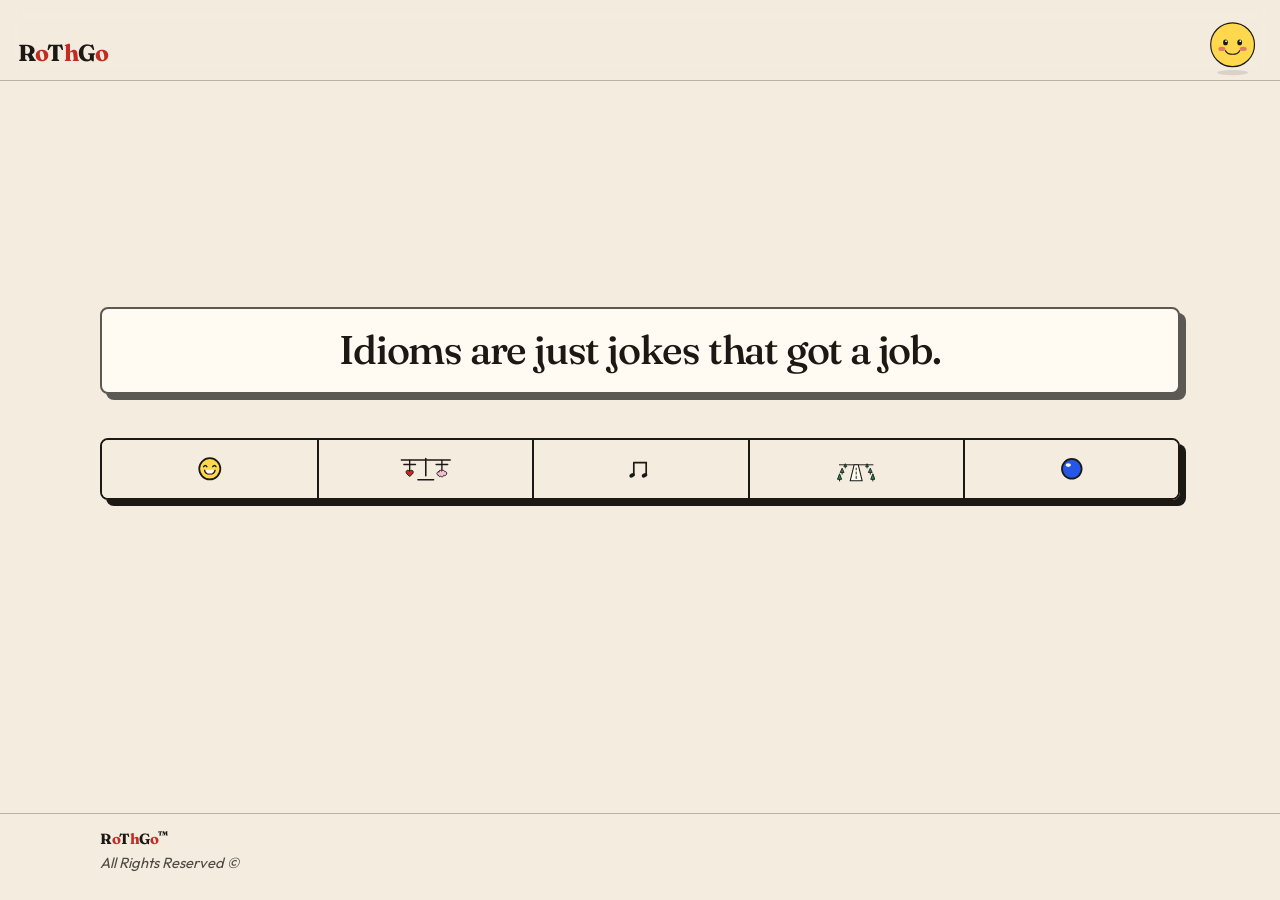
<file: index.html>
<!DOCTYPE html>
<html lang="en">
  <head>
    <meta charset="utf-8" />
    <meta name="viewport" content="width=device-width, initial-scale=1" />
    <meta name="theme-color" content="#f3ecdf" />
    <link rel="preconnect" href="https://fonts.googleapis.com" />
    <link rel="preconnect" href="https://fonts.gstatic.com" crossorigin />
    <link
      href="https://fonts.googleapis.com/css2?family=Fraunces:ital,opsz,wght@0,9..144,500;0,9..144,700;1,9..144,500;1,9..144,700&family=Outfit:wght@400;500;600;700&display=swap"
      rel="stylesheet"
    />
    <link rel="stylesheet" href="css/styles.css" />
    <link
      rel="icon"
      href="data:image/svg+xml,%3Csvg xmlns='http://www.w3.org/2000/svg' viewBox='0 0 64 64'%3E%3Ccircle cx='32' cy='32' r='28' fill='%23ffd84d' stroke='%231c1915' stroke-width='4'/%3E%3Ccircle cx='24' cy='28' r='3.2' fill='%231c1915'/%3E%3Ccircle cx='40' cy='28' r='3.2' fill='%231c1915'/%3E%3Cpath d='M22 38c4 8 16 8 20 0' fill='none' stroke='%231c1915' stroke-width='3' stroke-linecap='round'/%3E%3C/svg%3E"
    />
    <title>RoThGo</title>
    <meta name="description" content="RoThGo is a small home for humors, idioms, tunes, stories, and motion." />
  </head>
  <body>
    <a class="skip" href="#content">Skip to content</a>
    <header class="site-header">
      <div class="header-bar">
        <a class="brand" href="index.html">R<span>o</span>T<span>h</span>G<span>o</span></a>
        <div class="mascot-wrap">
          <div class="halo" aria-hidden="true"></div>
          <button class="mascot" id="mascot" type="button" aria-label="A round yellow mascot. Press for a remark.">
            <svg class="blob" viewBox="0 0 200 220" aria-hidden="true">
              <ellipse cx="100" cy="198" rx="52" ry="9" fill="#1c1915" opacity="0.12" />
              <g class="blob__body">
                <circle cx="100" cy="104" r="74" fill="#ffd84d" stroke="#1c1915" stroke-width="4" />
                <ellipse cx="64" cy="118" rx="12" ry="7" fill="#e07a72" />
                <ellipse cx="136" cy="118" rx="12" ry="7" fill="#e07a72" />
                <g class="blob__eyes">
                  <ellipse cx="76" cy="96" rx="8" ry="10" fill="#1c1915" />
                  <ellipse cx="124" cy="96" rx="8" ry="10" fill="#1c1915" />
                  <ellipse cx="78" cy="92" rx="3" ry="3" fill="#fffaf2" />
                  <ellipse cx="126" cy="92" rx="3" ry="3" fill="#fffaf2" />
                </g>
                <path d="M76 124c8 16 40 16 48 0" fill="none" stroke="#1c1915" stroke-width="4" stroke-linecap="round" />
              </g>
            </svg>
          </button>
          <p class="speech" id="speech" hidden></p>
        </div>
      </div>
    </header>
    <main>
      <div class="home wrap" id="content">
        <section class="home-board">
          <div class="quote-box">
            <blockquote>
              <p id="quote">If a saying has weather in it, somebody is probably sneezing.</p>
            </blockquote>
          </div>
          <nav class="home-tabs" aria-label="Sections">
            <a class="home-tab" href="humors.html" aria-label="Humors"><svg class="tab-face" viewBox="0 0 32 32" aria-hidden="true"><circle cx="16" cy="16" r="13.2" fill="#ffd84d" stroke="#1c1915" stroke-width="2.2"/><path d="M8.2 13.4c1.3-2.1 3.1-2.1 4.2 0" fill="none" stroke="#1c1915" stroke-width="1.7" stroke-linecap="round"/><path d="M19.6 13.4c1.3-2.1 3.1-2.1 4.2 0" fill="none" stroke="#1c1915" stroke-width="1.7" stroke-linecap="round"/><path d="M9.4 17.2c.4 7.2 12.8 7.2 13.2 0" fill="#fffaf2" stroke="#1c1915" stroke-width="1.7" stroke-linejoin="round"/><path d="M12.6 21.4c1.1 2.4 5.7 2.4 6.8 0" fill="#e07a72"/></svg></a>
            <a class="home-tab" href="idioms.html" aria-label="Idioms"><svg class="tab-face tab-face--scale" viewBox="0 0 56 33" aria-hidden="true"><path d="M28 4.8v18.7" fill="none" stroke="#1c1915" stroke-width="1.7" stroke-linecap="round"/><path d="M19.5 28h17" fill="none" stroke="#1c1915" stroke-width="1.7" stroke-linecap="round"/><path d="M1.5 6.6h53" fill="none" stroke="#1c1915" stroke-width="1.7" stroke-linecap="round"/><path d="M10.5 6.6v12" fill="none" stroke="#1c1915" stroke-width="1.5" stroke-linecap="round"/><path d="M45.5 6.6v13.6" fill="none" stroke="#1c1915" stroke-width="1.5" stroke-linecap="round"/><path d="M4.2 11.4h12.6M39.2 11.4h12.6" fill="none" stroke="#1c1915" stroke-width="1.5" stroke-linecap="round"/><path d="M10.5 18.6c-2.5-2.3-5.6.2-2.8 3.3L10.5 24.4l2.8-2.5c2.8-3.1-.3-5.6-2.8-3.3z" fill="#c42b22" stroke="#1c1915" stroke-width="1" stroke-linejoin="round"/><path d="M42.05 19.5c.1-1.7 1.9-2.6 3.2-1 .9-1.3 3-.9 3.4.6 1.5-.2 2.6 1.2 2 2.5-.3 1.6-2 2.3-3.2 1.7-.2 1.4-2 2.1-3.2.8-1.1.9-2.6.1-2.6-1.2-1 .1-1.9-1.1-1.5-2.1.4-1.3 1.6-1.7 2.6-1.5z" fill="#f4bdd4" stroke="#1c1915" stroke-width="1" stroke-linejoin="round"/></svg></a>
            <a class="home-tab" href="tunes.html" aria-label="Tunes"><svg class="tab-face" viewBox="0 0 34 32" aria-hidden="true"><path d="M8.5 23.2V8.2H24" fill="none" stroke="#1c1915" stroke-width="2.1" stroke-linecap="round" stroke-linejoin="round"/><path d="M24 8.2v15" fill="none" stroke="#1c1915" stroke-width="2.1" stroke-linecap="round"/><ellipse cx="6.4" cy="24.2" rx="3.7" ry="2.5" transform="rotate(-28 6.4 24.2)" fill="#1c1915"/><ellipse cx="22" cy="24.2" rx="3.7" ry="2.5" transform="rotate(-28 22 24.2)" fill="#1c1915"/></svg></a>
            <a class="home-tab" href="stories.html" aria-label="Stories"><svg class="tab-face" viewBox="0 0 48 32" aria-hidden="true"><path d="M3 11h42" fill="none" stroke="#1c1915" stroke-width="1.2" stroke-linecap="round"/><path d="M16.5 31 21.4 11h5.2L31.5 31Z" fill="#fffaf2" stroke="#1c1915" stroke-width="1.35" stroke-linejoin="round"/><path d="M24 15.2v2.1M24 20v2.6M24 25.2v3" fill="none" stroke="#1c1915" stroke-width="1.15" stroke-linecap="round"/><path d="M10.4 13.4V15" fill="none" stroke="#1c1915" stroke-width="1.1" stroke-linecap="round"/><path d="M8.6 13.4 10.4 9.6 12.2 13.4Z" fill="#1e8c56" stroke="#1c1915" stroke-width="1" stroke-linejoin="round"/><path d="M37.6 13.4V15" fill="none" stroke="#1c1915" stroke-width="1.1" stroke-linecap="round"/><path d="M35.8 13.4 37.6 9.6 39.4 13.4Z" fill="#1e8c56" stroke="#1c1915" stroke-width="1" stroke-linejoin="round"/><path d="M6.4 20.6V22.8" fill="none" stroke="#1c1915" stroke-width="1.15" stroke-linecap="round"/><path d="M4 20.6 6.4 15.2 8.8 20.6Z" fill="#1e8c56" stroke="#1c1915" stroke-width="1.05" stroke-linejoin="round"/><path d="M41.6 20.6V22.8" fill="none" stroke="#1c1915" stroke-width="1.15" stroke-linecap="round"/><path d="M39.2 20.6 41.6 15.2 44 20.6Z" fill="#1e8c56" stroke="#1c1915" stroke-width="1.05" stroke-linejoin="round"/><path d="M3.2 29.2V31.2" fill="none" stroke="#1c1915" stroke-width="1.2" stroke-linecap="round"/><path d="M.6 29.2 3.2 22.2 5.8 29.2Z" fill="#1e8c56" stroke="#1c1915" stroke-width="1.1" stroke-linejoin="round"/><path d="M44.8 29.2V31.2" fill="none" stroke="#1c1915" stroke-width="1.2" stroke-linecap="round"/><path d="M42.2 29.2 44.8 22.2 47.4 29.2Z" fill="#1e8c56" stroke="#1c1915" stroke-width="1.1" stroke-linejoin="round"/></svg></a>
            <a class="home-tab" href="motion.html" aria-label="Motion"><svg class="tab-face" viewBox="0 0 32 32" aria-hidden="true"><circle cx="16" cy="16" r="12.3" fill="#2457e6" stroke="#1c1915" stroke-width="2.2"/><ellipse cx="11.6" cy="11.4" rx="3.3" ry="2.2" fill="#fffaf2"/></svg></a>
          </nav>
        </section>
      </div>
    </main>
    <footer class="site-footer">
      <div class="wrap">
        <p class="brand brand--footer">R<span>o</span>T<span>h</span>G<span>o</span><sup class="tm">™</sup></p>
<p class="footer-legal">All Rights Reserved ©</p>
      </div>
    </footer>
    <script src="js/app.js"></script>
  </body>
</html>
</file>
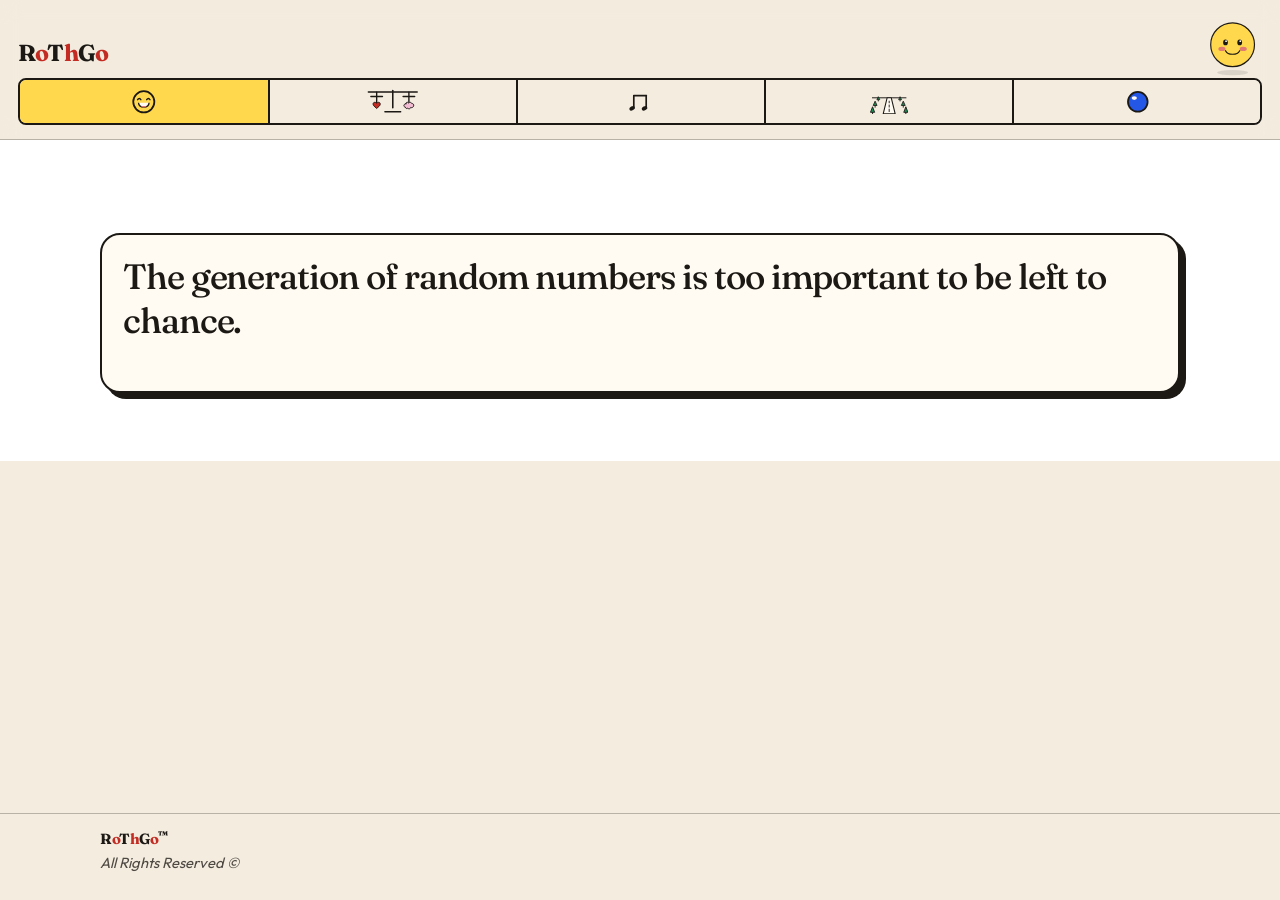
<file: humors.html>
<!DOCTYPE html>
<html lang="en">
  <head>
    <meta charset="utf-8" />
    <meta name="viewport" content="width=device-width, initial-scale=1" />
    <meta name="theme-color" content="#f3ecdf" />
    <link rel="preconnect" href="https://fonts.googleapis.com" />
    <link rel="preconnect" href="https://fonts.gstatic.com" crossorigin />
    <link
      href="https://fonts.googleapis.com/css2?family=Fraunces:ital,opsz,wght@0,9..144,500;0,9..144,700;1,9..144,500;1,9..144,700&family=Outfit:wght@400;500;600;700&display=swap"
      rel="stylesheet"
    />
    <link rel="stylesheet" href="css/styles.css" />
    <link
      rel="icon"
      href="data:image/svg+xml,%3Csvg xmlns='http://www.w3.org/2000/svg' viewBox='0 0 64 64'%3E%3Ccircle cx='32' cy='32' r='28' fill='%23ffd84d' stroke='%231c1915' stroke-width='4'/%3E%3Ccircle cx='24' cy='28' r='3.2' fill='%231c1915'/%3E%3Ccircle cx='40' cy='28' r='3.2' fill='%231c1915'/%3E%3Cpath d='M22 38c4 8 16 8 20 0' fill='none' stroke='%231c1915' stroke-width='3' stroke-linecap='round'/%3E%3C/svg%3E"
    />
    <title>Humors — RoThGo</title>
    <meta name="description" content="Short humorous lines from RoThGo." />
  </head>
  <body>
    <a class="skip" href="#content">Skip to content</a>
    <header class="site-header">
      <div class="header-bar">
        <a class="brand" href="index.html">R<span>o</span>T<span>h</span>G<span>o</span></a>
        <div class="mascot-wrap">
          <div class="halo" aria-hidden="true"></div>
          <button class="mascot" id="mascot" type="button" aria-label="A round yellow mascot. Press for a remark.">
            <svg class="blob" viewBox="0 0 200 220" aria-hidden="true">
              <ellipse cx="100" cy="198" rx="52" ry="9" fill="#1c1915" opacity="0.12" />
              <g class="blob__body">
                <circle cx="100" cy="104" r="74" fill="#ffd84d" stroke="#1c1915" stroke-width="4" />
                <ellipse cx="64" cy="118" rx="12" ry="7" fill="#e07a72" />
                <ellipse cx="136" cy="118" rx="12" ry="7" fill="#e07a72" />
                <g class="blob__eyes">
                  <ellipse cx="76" cy="96" rx="8" ry="10" fill="#1c1915" />
                  <ellipse cx="124" cy="96" rx="8" ry="10" fill="#1c1915" />
                  <ellipse cx="78" cy="92" rx="3" ry="3" fill="#fffaf2" />
                  <ellipse cx="126" cy="92" rx="3" ry="3" fill="#fffaf2" />
                </g>
                <path d="M76 124c8 16 40 16 48 0" fill="none" stroke="#1c1915" stroke-width="4" stroke-linecap="round" />
              </g>
            </svg>
          </button>
          <p class="speech" id="speech" hidden></p>
        </div>
      </div>
      <nav class="tabs" aria-label="Sections">
        <a href="humors.html" aria-current="page" aria-label="Humors"><svg class="tab-face" viewBox="0 0 32 32" aria-hidden="true"><circle cx="16" cy="16" r="13.2" fill="#ffd84d" stroke="#1c1915" stroke-width="2.2"/><path d="M8.2 13.4c1.3-2.1 3.1-2.1 4.2 0" fill="none" stroke="#1c1915" stroke-width="1.7" stroke-linecap="round"/><path d="M19.6 13.4c1.3-2.1 3.1-2.1 4.2 0" fill="none" stroke="#1c1915" stroke-width="1.7" stroke-linecap="round"/><path d="M9.4 17.2c.4 7.2 12.8 7.2 13.2 0" fill="#fffaf2" stroke="#1c1915" stroke-width="1.7" stroke-linejoin="round"/><path d="M12.6 21.4c1.1 2.4 5.7 2.4 6.8 0" fill="#e07a72"/></svg></a>
        <a href="idioms.html" aria-label="Idioms"><svg class="tab-face tab-face--scale" viewBox="0 0 56 33" aria-hidden="true"><path d="M28 4.8v18.7" fill="none" stroke="#1c1915" stroke-width="1.7" stroke-linecap="round"/><path d="M19.5 28h17" fill="none" stroke="#1c1915" stroke-width="1.7" stroke-linecap="round"/><path d="M1.5 6.6h53" fill="none" stroke="#1c1915" stroke-width="1.7" stroke-linecap="round"/><path d="M10.5 6.6v12" fill="none" stroke="#1c1915" stroke-width="1.5" stroke-linecap="round"/><path d="M45.5 6.6v13.6" fill="none" stroke="#1c1915" stroke-width="1.5" stroke-linecap="round"/><path d="M4.2 11.4h12.6M39.2 11.4h12.6" fill="none" stroke="#1c1915" stroke-width="1.5" stroke-linecap="round"/><path d="M10.5 18.6c-2.5-2.3-5.6.2-2.8 3.3L10.5 24.4l2.8-2.5c2.8-3.1-.3-5.6-2.8-3.3z" fill="#c42b22" stroke="#1c1915" stroke-width="1" stroke-linejoin="round"/><path d="M42.05 19.5c.1-1.7 1.9-2.6 3.2-1 .9-1.3 3-.9 3.4.6 1.5-.2 2.6 1.2 2 2.5-.3 1.6-2 2.3-3.2 1.7-.2 1.4-2 2.1-3.2.8-1.1.9-2.6.1-2.6-1.2-1 .1-1.9-1.1-1.5-2.1.4-1.3 1.6-1.7 2.6-1.5z" fill="#f4bdd4" stroke="#1c1915" stroke-width="1" stroke-linejoin="round"/></svg></a>
        <a href="tunes.html" aria-label="Tunes"><svg class="tab-face" viewBox="0 0 34 32" aria-hidden="true"><path d="M8.5 23.2V8.2H24" fill="none" stroke="#1c1915" stroke-width="2.1" stroke-linecap="round" stroke-linejoin="round"/><path d="M24 8.2v15" fill="none" stroke="#1c1915" stroke-width="2.1" stroke-linecap="round"/><ellipse cx="6.4" cy="24.2" rx="3.7" ry="2.5" transform="rotate(-28 6.4 24.2)" fill="#1c1915"/><ellipse cx="22" cy="24.2" rx="3.7" ry="2.5" transform="rotate(-28 22 24.2)" fill="#1c1915"/></svg></a>
        <a href="stories.html" aria-label="Stories"><svg class="tab-face" viewBox="0 0 48 32" aria-hidden="true"><path d="M3 11h42" fill="none" stroke="#1c1915" stroke-width="1.2" stroke-linecap="round"/><path d="M16.5 31 21.4 11h5.2L31.5 31Z" fill="#fffaf2" stroke="#1c1915" stroke-width="1.35" stroke-linejoin="round"/><path d="M24 15.2v2.1M24 20v2.6M24 25.2v3" fill="none" stroke="#1c1915" stroke-width="1.15" stroke-linecap="round"/><path d="M10.4 13.4V15" fill="none" stroke="#1c1915" stroke-width="1.1" stroke-linecap="round"/><path d="M8.6 13.4 10.4 9.6 12.2 13.4Z" fill="#1e8c56" stroke="#1c1915" stroke-width="1" stroke-linejoin="round"/><path d="M37.6 13.4V15" fill="none" stroke="#1c1915" stroke-width="1.1" stroke-linecap="round"/><path d="M35.8 13.4 37.6 9.6 39.4 13.4Z" fill="#1e8c56" stroke="#1c1915" stroke-width="1" stroke-linejoin="round"/><path d="M6.4 20.6V22.8" fill="none" stroke="#1c1915" stroke-width="1.15" stroke-linecap="round"/><path d="M4 20.6 6.4 15.2 8.8 20.6Z" fill="#1e8c56" stroke="#1c1915" stroke-width="1.05" stroke-linejoin="round"/><path d="M41.6 20.6V22.8" fill="none" stroke="#1c1915" stroke-width="1.15" stroke-linecap="round"/><path d="M39.2 20.6 41.6 15.2 44 20.6Z" fill="#1e8c56" stroke="#1c1915" stroke-width="1.05" stroke-linejoin="round"/><path d="M3.2 29.2V31.2" fill="none" stroke="#1c1915" stroke-width="1.2" stroke-linecap="round"/><path d="M.6 29.2 3.2 22.2 5.8 29.2Z" fill="#1e8c56" stroke="#1c1915" stroke-width="1.1" stroke-linejoin="round"/><path d="M44.8 29.2V31.2" fill="none" stroke="#1c1915" stroke-width="1.2" stroke-linecap="round"/><path d="M42.2 29.2 44.8 22.2 47.4 29.2Z" fill="#1e8c56" stroke="#1c1915" stroke-width="1.1" stroke-linejoin="round"/></svg></a>
        <a href="motion.html" aria-label="Motion"><svg class="tab-face" viewBox="0 0 32 32" aria-hidden="true"><circle cx="16" cy="16" r="12.3" fill="#2457e6" stroke="#1c1915" stroke-width="2.2"/><ellipse cx="11.6" cy="11.4" rx="3.3" ry="2.2" fill="#fffaf2"/></svg></a>
      </nav>
    </header>
    <main>
      <section class="band band--sun" id="content">
        <div class="wrap">
          <div class="lines-layout">
            <article class="card ticket">
              <p class="line-text">
                The generation of random numbers is too important to be left to chance.
              </p>
            </article>
          </div>
        </div>
      </section>
    </main>
    <footer class="site-footer">
      <div class="wrap">
        <p class="brand brand--footer">R<span>o</span>T<span>h</span>G<span>o</span><sup class="tm">™</sup></p>
<p class="footer-legal">All Rights Reserved ©</p>
      </div>
    </footer>
    <script src="js/app.js"></script>
  </body>
</html>
</file>
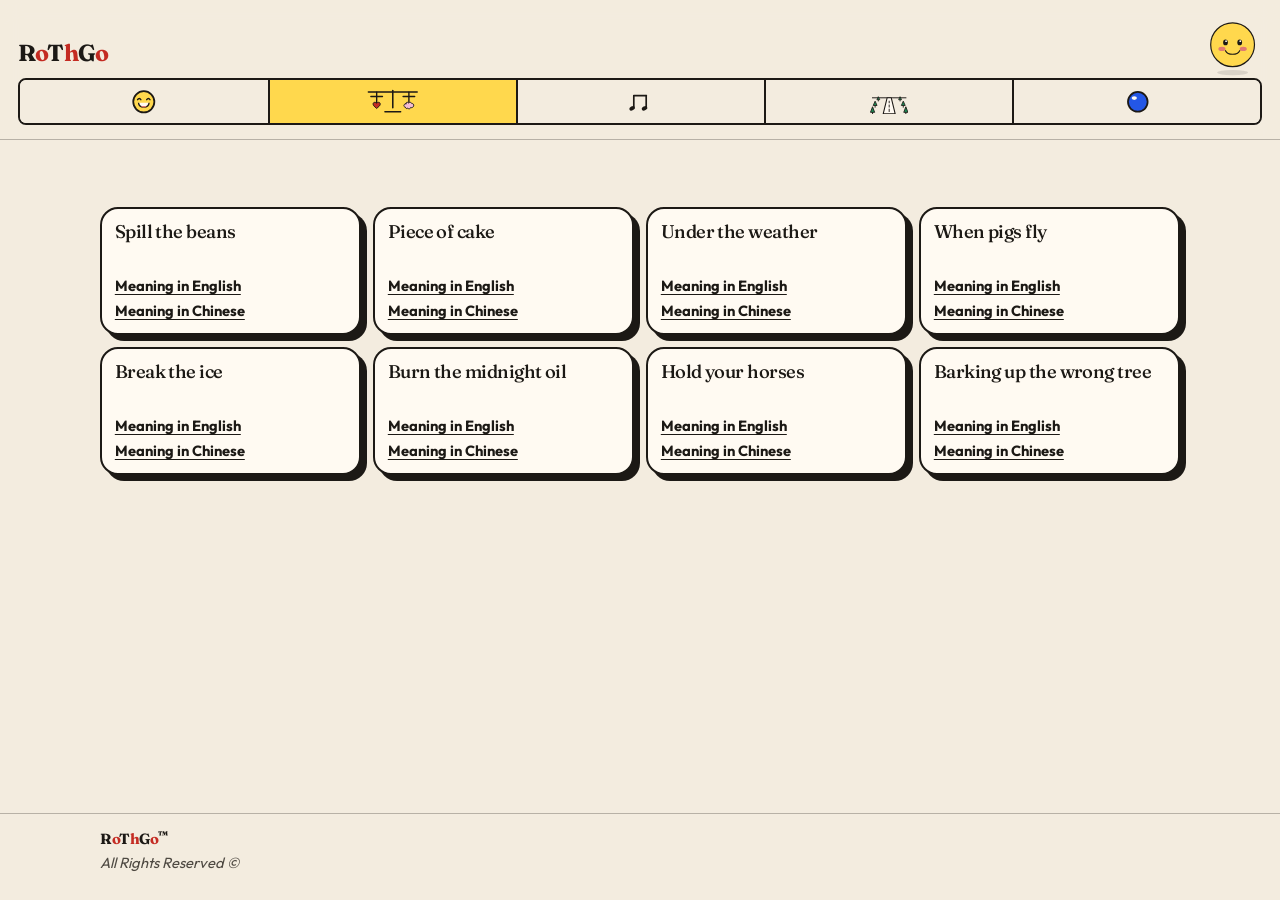
<file: idioms.html>
<!DOCTYPE html>
<html lang="en">
  <head>
    <meta charset="utf-8" />
    <meta name="viewport" content="width=device-width, initial-scale=1" />
    <meta name="theme-color" content="#f3ecdf" />
    <link rel="preconnect" href="https://fonts.googleapis.com" />
    <link rel="preconnect" href="https://fonts.gstatic.com" crossorigin />
    <link
      href="https://fonts.googleapis.com/css2?family=Fraunces:ital,opsz,wght@0,9..144,500;0,9..144,700;1,9..144,500;1,9..144,700&family=Outfit:wght@400;500;600;700&display=swap"
      rel="stylesheet"
    />
    <link rel="stylesheet" href="css/styles.css" />
    <link
      rel="icon"
      href="data:image/svg+xml,%3Csvg xmlns='http://www.w3.org/2000/svg' viewBox='0 0 64 64'%3E%3Ccircle cx='32' cy='32' r='28' fill='%23ffd84d' stroke='%231c1915' stroke-width='4'/%3E%3Ccircle cx='24' cy='28' r='3.2' fill='%231c1915'/%3E%3Ccircle cx='40' cy='28' r='3.2' fill='%231c1915'/%3E%3Cpath d='M22 38c4 8 16 8 20 0' fill='none' stroke='%231c1915' stroke-width='3' stroke-linecap='round'/%3E%3C/svg%3E"
    />
    <title>Idioms — RoThGo</title>
    <meta name="description" content="Familiar sayings from RoThGo, with the meaning in English or in Chinese." />
  </head>
  <body>
    <a class="skip" href="#content">Skip to content</a>
    <header class="site-header">
      <div class="header-bar">
        <a class="brand" href="index.html">R<span>o</span>T<span>h</span>G<span>o</span></a>
        <div class="mascot-wrap">
          <div class="halo" aria-hidden="true"></div>
          <button class="mascot" id="mascot" type="button" aria-label="A round yellow mascot. Press for a remark.">
            <svg class="blob" viewBox="0 0 200 220" aria-hidden="true">
              <ellipse cx="100" cy="198" rx="52" ry="9" fill="#1c1915" opacity="0.12" />
              <g class="blob__body">
                <circle cx="100" cy="104" r="74" fill="#ffd84d" stroke="#1c1915" stroke-width="4" />
                <ellipse cx="64" cy="118" rx="12" ry="7" fill="#e07a72" />
                <ellipse cx="136" cy="118" rx="12" ry="7" fill="#e07a72" />
                <g class="blob__eyes">
                  <ellipse cx="76" cy="96" rx="8" ry="10" fill="#1c1915" />
                  <ellipse cx="124" cy="96" rx="8" ry="10" fill="#1c1915" />
                  <ellipse cx="78" cy="92" rx="3" ry="3" fill="#fffaf2" />
                  <ellipse cx="126" cy="92" rx="3" ry="3" fill="#fffaf2" />
                </g>
                <path d="M76 124c8 16 40 16 48 0" fill="none" stroke="#1c1915" stroke-width="4" stroke-linecap="round" />
              </g>
            </svg>
          </button>
          <p class="speech" id="speech" hidden></p>
        </div>
      </div>
      <nav class="tabs" aria-label="Sections">
        <a href="humors.html" aria-label="Humors"><svg class="tab-face" viewBox="0 0 32 32" aria-hidden="true"><circle cx="16" cy="16" r="13.2" fill="#ffd84d" stroke="#1c1915" stroke-width="2.2"/><path d="M8.2 13.4c1.3-2.1 3.1-2.1 4.2 0" fill="none" stroke="#1c1915" stroke-width="1.7" stroke-linecap="round"/><path d="M19.6 13.4c1.3-2.1 3.1-2.1 4.2 0" fill="none" stroke="#1c1915" stroke-width="1.7" stroke-linecap="round"/><path d="M9.4 17.2c.4 7.2 12.8 7.2 13.2 0" fill="#fffaf2" stroke="#1c1915" stroke-width="1.7" stroke-linejoin="round"/><path d="M12.6 21.4c1.1 2.4 5.7 2.4 6.8 0" fill="#e07a72"/></svg></a>
        <a href="idioms.html" aria-current="page" aria-label="Idioms"><svg class="tab-face tab-face--scale" viewBox="0 0 56 33" aria-hidden="true"><path d="M28 4.8v18.7" fill="none" stroke="#1c1915" stroke-width="1.7" stroke-linecap="round"/><path d="M19.5 28h17" fill="none" stroke="#1c1915" stroke-width="1.7" stroke-linecap="round"/><path d="M1.5 6.6h53" fill="none" stroke="#1c1915" stroke-width="1.7" stroke-linecap="round"/><path d="M10.5 6.6v12" fill="none" stroke="#1c1915" stroke-width="1.5" stroke-linecap="round"/><path d="M45.5 6.6v13.6" fill="none" stroke="#1c1915" stroke-width="1.5" stroke-linecap="round"/><path d="M4.2 11.4h12.6M39.2 11.4h12.6" fill="none" stroke="#1c1915" stroke-width="1.5" stroke-linecap="round"/><path d="M10.5 18.6c-2.5-2.3-5.6.2-2.8 3.3L10.5 24.4l2.8-2.5c2.8-3.1-.3-5.6-2.8-3.3z" fill="#c42b22" stroke="#1c1915" stroke-width="1" stroke-linejoin="round"/><path d="M42.05 19.5c.1-1.7 1.9-2.6 3.2-1 .9-1.3 3-.9 3.4.6 1.5-.2 2.6 1.2 2 2.5-.3 1.6-2 2.3-3.2 1.7-.2 1.4-2 2.1-3.2.8-1.1.9-2.6.1-2.6-1.2-1 .1-1.9-1.1-1.5-2.1.4-1.3 1.6-1.7 2.6-1.5z" fill="#f4bdd4" stroke="#1c1915" stroke-width="1" stroke-linejoin="round"/></svg></a>
        <a href="tunes.html" aria-label="Tunes"><svg class="tab-face" viewBox="0 0 34 32" aria-hidden="true"><path d="M8.5 23.2V8.2H24" fill="none" stroke="#1c1915" stroke-width="2.1" stroke-linecap="round" stroke-linejoin="round"/><path d="M24 8.2v15" fill="none" stroke="#1c1915" stroke-width="2.1" stroke-linecap="round"/><ellipse cx="6.4" cy="24.2" rx="3.7" ry="2.5" transform="rotate(-28 6.4 24.2)" fill="#1c1915"/><ellipse cx="22" cy="24.2" rx="3.7" ry="2.5" transform="rotate(-28 22 24.2)" fill="#1c1915"/></svg></a>
        <a href="stories.html" aria-label="Stories"><svg class="tab-face" viewBox="0 0 48 32" aria-hidden="true"><path d="M3 11h42" fill="none" stroke="#1c1915" stroke-width="1.2" stroke-linecap="round"/><path d="M16.5 31 21.4 11h5.2L31.5 31Z" fill="#fffaf2" stroke="#1c1915" stroke-width="1.35" stroke-linejoin="round"/><path d="M24 15.2v2.1M24 20v2.6M24 25.2v3" fill="none" stroke="#1c1915" stroke-width="1.15" stroke-linecap="round"/><path d="M10.4 13.4V15" fill="none" stroke="#1c1915" stroke-width="1.1" stroke-linecap="round"/><path d="M8.6 13.4 10.4 9.6 12.2 13.4Z" fill="#1e8c56" stroke="#1c1915" stroke-width="1" stroke-linejoin="round"/><path d="M37.6 13.4V15" fill="none" stroke="#1c1915" stroke-width="1.1" stroke-linecap="round"/><path d="M35.8 13.4 37.6 9.6 39.4 13.4Z" fill="#1e8c56" stroke="#1c1915" stroke-width="1" stroke-linejoin="round"/><path d="M6.4 20.6V22.8" fill="none" stroke="#1c1915" stroke-width="1.15" stroke-linecap="round"/><path d="M4 20.6 6.4 15.2 8.8 20.6Z" fill="#1e8c56" stroke="#1c1915" stroke-width="1.05" stroke-linejoin="round"/><path d="M41.6 20.6V22.8" fill="none" stroke="#1c1915" stroke-width="1.15" stroke-linecap="round"/><path d="M39.2 20.6 41.6 15.2 44 20.6Z" fill="#1e8c56" stroke="#1c1915" stroke-width="1.05" stroke-linejoin="round"/><path d="M3.2 29.2V31.2" fill="none" stroke="#1c1915" stroke-width="1.2" stroke-linecap="round"/><path d="M.6 29.2 3.2 22.2 5.8 29.2Z" fill="#1e8c56" stroke="#1c1915" stroke-width="1.1" stroke-linejoin="round"/><path d="M44.8 29.2V31.2" fill="none" stroke="#1c1915" stroke-width="1.2" stroke-linecap="round"/><path d="M42.2 29.2 44.8 22.2 47.4 29.2Z" fill="#1e8c56" stroke="#1c1915" stroke-width="1.1" stroke-linejoin="round"/></svg></a>
        <a href="motion.html" aria-label="Motion"><svg class="tab-face" viewBox="0 0 32 32" aria-hidden="true"><circle cx="16" cy="16" r="12.3" fill="#2457e6" stroke="#1c1915" stroke-width="2.2"/><ellipse cx="11.6" cy="11.4" rx="3.3" ry="2.2" fill="#fffaf2"/></svg></a>
      </nav>
    </header>
    <main>
      <section class="band" id="content">
        <div class="wrap">
          <div class="idiom-grid">
            <article class="idiom">
              <div class="idiom__inner">
                <div class="idiom__face idiom__face--front">
                  <h3>Spill the beans</h3>
                  <div class="idiom__langs">
                    <button class="idiom__lang" type="button" data-lang="en">Meaning in English</button>
                    <button class="idiom__lang" type="button" data-lang="zh">Meaning in Chinese</button>
                  </div>
                </div>
                <div class="idiom__face idiom__face--back" aria-hidden="true" inert>
                  <div class="idiom__panel" data-lang="en">
                    <p class="meaning">To give away a secret, usually before you meant to.</p>
                    <p class="example">She spilled the beans about the surprise picnic before the basket was even packed.</p>
                  </div>
                  <div class="idiom__panel" data-lang="zh" lang="zh" hidden>
                    <p class="meaning">把秘密说漏了，而且常常是还没打算说的时候。</p>
                    <p class="example">野餐篮子还没装好，她就把惊喜野餐的事说漏嘴了。</p>
                  </div>
                  <button class="idiom__back" type="button">Show the saying</button>
                </div>
              </div>
            </article>

            <article class="idiom">
              <div class="idiom__inner">
                <div class="idiom__face idiom__face--front">
                  <h3>Piece of cake</h3>
                  <div class="idiom__langs">
                    <button class="idiom__lang" type="button" data-lang="en">Meaning in English</button>
                    <button class="idiom__lang" type="button" data-lang="zh">Meaning in Chinese</button>
                  </div>
                </div>
                <div class="idiom__face idiom__face--back" aria-hidden="true" inert>
                  <div class="idiom__panel" data-lang="en">
                    <p class="meaning">Something easy, the sort of task that barely needs both hands.</p>
                    <p class="example">The first puzzle was a piece of cake. The second one had opinions.</p>
                  </div>
                  <div class="idiom__panel" data-lang="zh" lang="zh" hidden>
                    <p class="meaning">形容事情很容易，轻松就能做成。</p>
                    <p class="example">第一道谜题不过是小菜一碟。第二道却很有自己的主意。</p>
                  </div>
                  <button class="idiom__back" type="button">Show the saying</button>
                </div>
              </div>
            </article>

            <article class="idiom">
              <div class="idiom__inner">
                <div class="idiom__face idiom__face--front">
                  <h3>Under the weather</h3>
                  <div class="idiom__langs">
                    <button class="idiom__lang" type="button" data-lang="en">Meaning in English</button>
                    <button class="idiom__lang" type="button" data-lang="zh">Meaning in Chinese</button>
                  </div>
                </div>
                <div class="idiom__face idiom__face--back" aria-hidden="true" inert>
                  <div class="idiom__panel" data-lang="en">
                    <p class="meaning">Feeling unwell, and not in the mood for a parade.</p>
                    <p class="example">He stayed in, under the weather, with tea and a very dramatic blanket.</p>
                  </div>
                  <div class="idiom__panel" data-lang="zh" lang="zh" hidden>
                    <p class="meaning">身体不舒服，也没心情出去凑热闹。</p>
                    <p class="example">他不舒服，留在家里，捧着茶，裹着一条格外夸张的毯子。</p>
                  </div>
                  <button class="idiom__back" type="button">Show the saying</button>
                </div>
              </div>
            </article>

            <article class="idiom">
              <div class="idiom__inner">
                <div class="idiom__face idiom__face--front">
                  <h3>When pigs fly</h3>
                  <div class="idiom__langs">
                    <button class="idiom__lang" type="button" data-lang="en">Meaning in English</button>
                    <button class="idiom__lang" type="button" data-lang="zh">Meaning in Chinese</button>
                  </div>
                </div>
                <div class="idiom__face idiom__face--back" aria-hidden="true" inert>
                  <div class="idiom__panel" data-lang="en">
                    <p class="meaning">Something so unlikely you can schedule it next to never.</p>
                    <p class="example">I will fold that map correctly when pigs fly, and not a minute sooner.</p>
                  </div>
                  <div class="idiom__panel" data-lang="zh" lang="zh" hidden>
                    <p class="meaning">形容根本不可能发生的事。</p>
                    <p class="example">除非猪会飞，我才会把那张地图折对，一分钟都不会提前。</p>
                  </div>
                  <button class="idiom__back" type="button">Show the saying</button>
                </div>
              </div>
            </article>

            <article class="idiom">
              <div class="idiom__inner">
                <div class="idiom__face idiom__face--front">
                  <h3>Break the ice</h3>
                  <div class="idiom__langs">
                    <button class="idiom__lang" type="button" data-lang="en">Meaning in English</button>
                    <button class="idiom__lang" type="button" data-lang="zh">Meaning in Chinese</button>
                  </div>
                </div>
                <div class="idiom__face idiom__face--back" aria-hidden="true" inert>
                  <div class="idiom__panel" data-lang="en">
                    <p class="meaning">To say or do the thing that lets a conversation finally start.</p>
                    <p class="example">A terrible pun is a reliable way to break the ice, and also to thin the crowd.</p>
                  </div>
                  <div class="idiom__panel" data-lang="zh" lang="zh" hidden>
                    <p class="meaning">说一句或做一件事，让谈话总算开了头。</p>
                    <p class="example">一个糟糕的双关语既能打破冷场，也能把人吓跑。</p>
                  </div>
                  <button class="idiom__back" type="button">Show the saying</button>
                </div>
              </div>
            </article>

            <article class="idiom">
              <div class="idiom__inner">
                <div class="idiom__face idiom__face--front">
                  <h3>Burn the midnight oil</h3>
                  <div class="idiom__langs">
                    <button class="idiom__lang" type="button" data-lang="en">Meaning in English</button>
                    <button class="idiom__lang" type="button" data-lang="zh">Meaning in Chinese</button>
                  </div>
                </div>
                <div class="idiom__face idiom__face--back" aria-hidden="true" inert>
                  <div class="idiom__panel" data-lang="en">
                    <p class="meaning">To keep working long after the sensible people have gone to bed.</p>
                    <p class="example">She burned the midnight oil, and the oil, to its credit, did not complain.</p>
                  </div>
                  <div class="idiom__panel" data-lang="zh" lang="zh" hidden>
                    <p class="meaning">别人都睡了，还在继续干活。</p>
                    <p class="example">她开夜车开到很晚，那盏灯倒很识趣，一声没抱怨。</p>
                  </div>
                  <button class="idiom__back" type="button">Show the saying</button>
                </div>
              </div>
            </article>

            <article class="idiom">
              <div class="idiom__inner">
                <div class="idiom__face idiom__face--front">
                  <h3>Hold your horses</h3>
                  <div class="idiom__langs">
                    <button class="idiom__lang" type="button" data-lang="en">Meaning in English</button>
                    <button class="idiom__lang" type="button" data-lang="zh">Meaning in Chinese</button>
                  </div>
                </div>
                <div class="idiom__face idiom__face--back" aria-hidden="true" inert>
                  <div class="idiom__panel" data-lang="en">
                    <p class="meaning">To slow down, wait a moment, and curb your enthusiasm.</p>
                    <p class="example">Hold your horses—we cannot leave for the picnic until someone actually finds the basket.</p>
                  </div>
                  <div class="idiom__panel" data-lang="zh" lang="zh" hidden>
                    <p class="meaning">先慢下来，等一等，别那么急。</p>
                    <p class="example">先别急——得有人找到篮子，我们才能出发去野餐。</p>
                  </div>
                  <button class="idiom__back" type="button">Show the saying</button>
                </div>
              </div>
            </article>

            <article class="idiom idiom--snug">
              <div class="idiom__inner">
                <div class="idiom__face idiom__face--front">
                  <h3>Barking up the wrong tree</h3>
                  <div class="idiom__langs">
                    <button class="idiom__lang" type="button" data-lang="en">Meaning in English</button>
                    <button class="idiom__lang" type="button" data-lang="zh">Meaning in Chinese</button>
                  </div>
                </div>
                <div class="idiom__face idiom__face--back" aria-hidden="true" inert>
                  <div class="idiom__panel" data-lang="en">
                    <p class="meaning">Looking in the wrong place, or pursuing a mistaken line of thought.</p>
                    <p class="example">If you think I took the last cookie, you are barking up the wrong tree—and the jar was empty yesterday.</p>
                  </div>
                  <div class="idiom__panel" data-lang="zh" lang="zh" hidden>
                    <p class="meaning">找错了地方，或者想偏了。</p>
                    <p class="example">要是你以为最后那块饼干是我拿的，那你就找错人了——罐子昨天就空了。</p>
                  </div>
                  <button class="idiom__back" type="button">Show the saying</button>
                </div>
              </div>
            </article>
          </div>
        </div>
      </section>
    </main>
    <footer class="site-footer">
      <div class="wrap">
        <p class="brand brand--footer">R<span>o</span>T<span>h</span>G<span>o</span><sup class="tm">™</sup></p>
<p class="footer-legal">All Rights Reserved ©</p>
      </div>
    </footer>
    <script src="js/app.js"></script>
  </body>
</html>
</file>
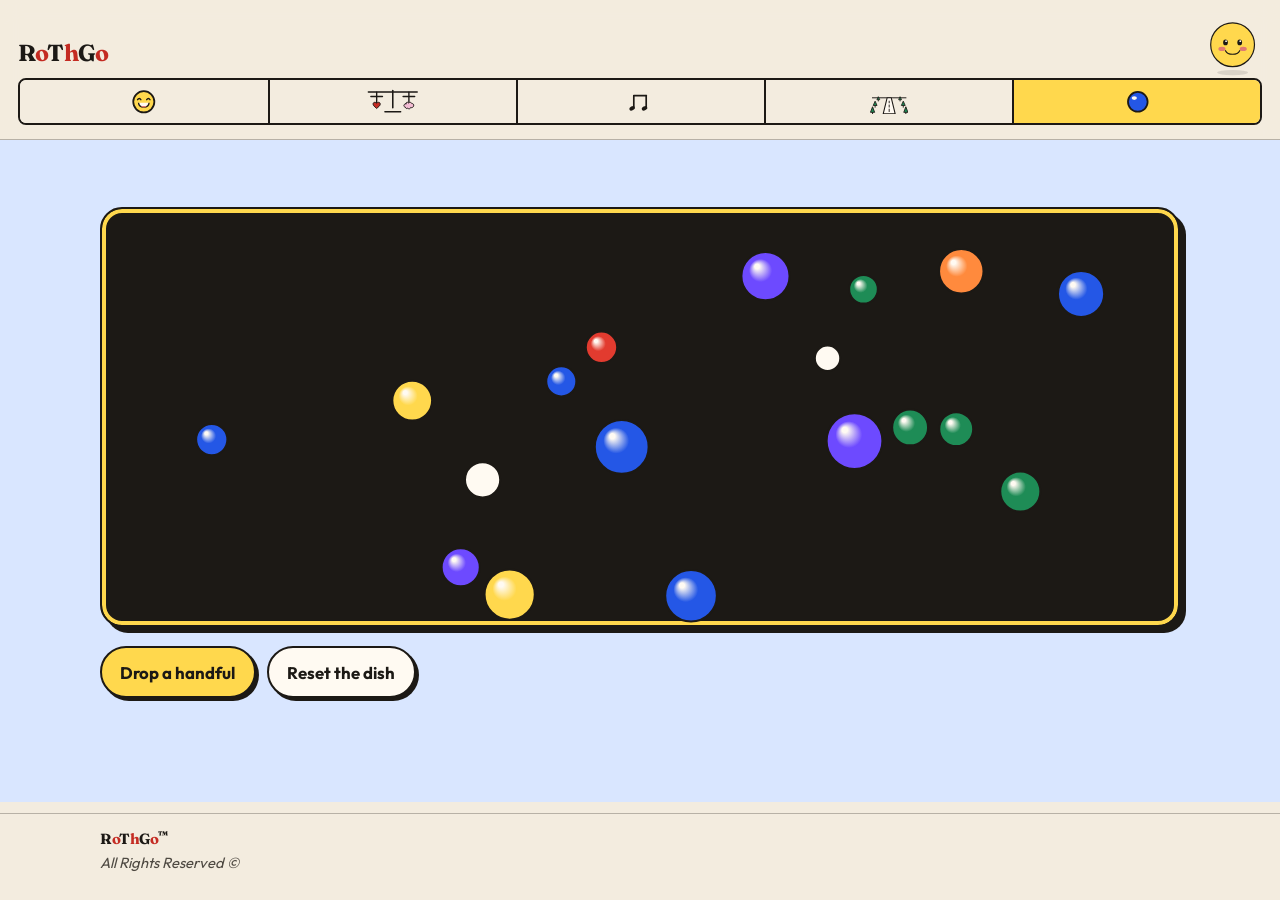
<file: motion.html>
<!DOCTYPE html>
<html lang="en">
  <head>
    <meta charset="utf-8" />
    <meta name="viewport" content="width=device-width, initial-scale=1" />
    <meta name="theme-color" content="#f3ecdf" />
    <link rel="preconnect" href="https://fonts.googleapis.com" />
    <link rel="preconnect" href="https://fonts.gstatic.com" crossorigin />
    <link
      href="https://fonts.googleapis.com/css2?family=Fraunces:ital,opsz,wght@0,9..144,500;0,9..144,700;1,9..144,500;1,9..144,700&family=Outfit:wght@400;500;600;700&display=swap"
      rel="stylesheet"
    />
    <link rel="stylesheet" href="css/styles.css" />
    <link
      rel="icon"
      href="data:image/svg+xml,%3Csvg xmlns='http://www.w3.org/2000/svg' viewBox='0 0 64 64'%3E%3Ccircle cx='32' cy='32' r='28' fill='%23ffd84d' stroke='%231c1915' stroke-width='4'/%3E%3Ccircle cx='24' cy='28' r='3.2' fill='%231c1915'/%3E%3Ccircle cx='40' cy='28' r='3.2' fill='%231c1915'/%3E%3Cpath d='M22 38c4 8 16 8 20 0' fill='none' stroke='%231c1915' stroke-width='3' stroke-linecap='round'/%3E%3C/svg%3E"
    />
    <title>Motion — RoThGo</title>
    <meta name="description" content="A dish of restless marbles on RoThGo." />
  </head>
  <body>
    <a class="skip" href="#content">Skip to content</a>
    <header class="site-header">
      <div class="header-bar">
        <a class="brand" href="index.html">R<span>o</span>T<span>h</span>G<span>o</span></a>
        <div class="mascot-wrap">
          <div class="halo" aria-hidden="true"></div>
          <button class="mascot" id="mascot" type="button" aria-label="A round yellow mascot. Press for a remark.">
            <svg class="blob" viewBox="0 0 200 220" aria-hidden="true">
              <ellipse cx="100" cy="198" rx="52" ry="9" fill="#1c1915" opacity="0.12" />
              <g class="blob__body">
                <circle cx="100" cy="104" r="74" fill="#ffd84d" stroke="#1c1915" stroke-width="4" />
                <ellipse cx="64" cy="118" rx="12" ry="7" fill="#e07a72" />
                <ellipse cx="136" cy="118" rx="12" ry="7" fill="#e07a72" />
                <g class="blob__eyes">
                  <ellipse cx="76" cy="96" rx="8" ry="10" fill="#1c1915" />
                  <ellipse cx="124" cy="96" rx="8" ry="10" fill="#1c1915" />
                  <ellipse cx="78" cy="92" rx="3" ry="3" fill="#fffaf2" />
                  <ellipse cx="126" cy="92" rx="3" ry="3" fill="#fffaf2" />
                </g>
                <path d="M76 124c8 16 40 16 48 0" fill="none" stroke="#1c1915" stroke-width="4" stroke-linecap="round" />
              </g>
            </svg>
          </button>
          <p class="speech" id="speech" hidden></p>
        </div>
      </div>
      <nav class="tabs" aria-label="Sections">
        <a href="humors.html" aria-label="Humors"><svg class="tab-face" viewBox="0 0 32 32" aria-hidden="true"><circle cx="16" cy="16" r="13.2" fill="#ffd84d" stroke="#1c1915" stroke-width="2.2"/><path d="M8.2 13.4c1.3-2.1 3.1-2.1 4.2 0" fill="none" stroke="#1c1915" stroke-width="1.7" stroke-linecap="round"/><path d="M19.6 13.4c1.3-2.1 3.1-2.1 4.2 0" fill="none" stroke="#1c1915" stroke-width="1.7" stroke-linecap="round"/><path d="M9.4 17.2c.4 7.2 12.8 7.2 13.2 0" fill="#fffaf2" stroke="#1c1915" stroke-width="1.7" stroke-linejoin="round"/><path d="M12.6 21.4c1.1 2.4 5.7 2.4 6.8 0" fill="#e07a72"/></svg></a>
        <a href="idioms.html" aria-label="Idioms"><svg class="tab-face tab-face--scale" viewBox="0 0 56 33" aria-hidden="true"><path d="M28 4.8v18.7" fill="none" stroke="#1c1915" stroke-width="1.7" stroke-linecap="round"/><path d="M19.5 28h17" fill="none" stroke="#1c1915" stroke-width="1.7" stroke-linecap="round"/><path d="M1.5 6.6h53" fill="none" stroke="#1c1915" stroke-width="1.7" stroke-linecap="round"/><path d="M10.5 6.6v12" fill="none" stroke="#1c1915" stroke-width="1.5" stroke-linecap="round"/><path d="M45.5 6.6v13.6" fill="none" stroke="#1c1915" stroke-width="1.5" stroke-linecap="round"/><path d="M4.2 11.4h12.6M39.2 11.4h12.6" fill="none" stroke="#1c1915" stroke-width="1.5" stroke-linecap="round"/><path d="M10.5 18.6c-2.5-2.3-5.6.2-2.8 3.3L10.5 24.4l2.8-2.5c2.8-3.1-.3-5.6-2.8-3.3z" fill="#c42b22" stroke="#1c1915" stroke-width="1" stroke-linejoin="round"/><path d="M42.05 19.5c.1-1.7 1.9-2.6 3.2-1 .9-1.3 3-.9 3.4.6 1.5-.2 2.6 1.2 2 2.5-.3 1.6-2 2.3-3.2 1.7-.2 1.4-2 2.1-3.2.8-1.1.9-2.6.1-2.6-1.2-1 .1-1.9-1.1-1.5-2.1.4-1.3 1.6-1.7 2.6-1.5z" fill="#f4bdd4" stroke="#1c1915" stroke-width="1" stroke-linejoin="round"/></svg></a>
        <a href="tunes.html" aria-label="Tunes"><svg class="tab-face" viewBox="0 0 34 32" aria-hidden="true"><path d="M8.5 23.2V8.2H24" fill="none" stroke="#1c1915" stroke-width="2.1" stroke-linecap="round" stroke-linejoin="round"/><path d="M24 8.2v15" fill="none" stroke="#1c1915" stroke-width="2.1" stroke-linecap="round"/><ellipse cx="6.4" cy="24.2" rx="3.7" ry="2.5" transform="rotate(-28 6.4 24.2)" fill="#1c1915"/><ellipse cx="22" cy="24.2" rx="3.7" ry="2.5" transform="rotate(-28 22 24.2)" fill="#1c1915"/></svg></a>
        <a href="stories.html" aria-label="Stories"><svg class="tab-face" viewBox="0 0 48 32" aria-hidden="true"><path d="M3 11h42" fill="none" stroke="#1c1915" stroke-width="1.2" stroke-linecap="round"/><path d="M16.5 31 21.4 11h5.2L31.5 31Z" fill="#fffaf2" stroke="#1c1915" stroke-width="1.35" stroke-linejoin="round"/><path d="M24 15.2v2.1M24 20v2.6M24 25.2v3" fill="none" stroke="#1c1915" stroke-width="1.15" stroke-linecap="round"/><path d="M10.4 13.4V15" fill="none" stroke="#1c1915" stroke-width="1.1" stroke-linecap="round"/><path d="M8.6 13.4 10.4 9.6 12.2 13.4Z" fill="#1e8c56" stroke="#1c1915" stroke-width="1" stroke-linejoin="round"/><path d="M37.6 13.4V15" fill="none" stroke="#1c1915" stroke-width="1.1" stroke-linecap="round"/><path d="M35.8 13.4 37.6 9.6 39.4 13.4Z" fill="#1e8c56" stroke="#1c1915" stroke-width="1" stroke-linejoin="round"/><path d="M6.4 20.6V22.8" fill="none" stroke="#1c1915" stroke-width="1.15" stroke-linecap="round"/><path d="M4 20.6 6.4 15.2 8.8 20.6Z" fill="#1e8c56" stroke="#1c1915" stroke-width="1.05" stroke-linejoin="round"/><path d="M41.6 20.6V22.8" fill="none" stroke="#1c1915" stroke-width="1.15" stroke-linecap="round"/><path d="M39.2 20.6 41.6 15.2 44 20.6Z" fill="#1e8c56" stroke="#1c1915" stroke-width="1.05" stroke-linejoin="round"/><path d="M3.2 29.2V31.2" fill="none" stroke="#1c1915" stroke-width="1.2" stroke-linecap="round"/><path d="M.6 29.2 3.2 22.2 5.8 29.2Z" fill="#1e8c56" stroke="#1c1915" stroke-width="1.1" stroke-linejoin="round"/><path d="M44.8 29.2V31.2" fill="none" stroke="#1c1915" stroke-width="1.2" stroke-linecap="round"/><path d="M42.2 29.2 44.8 22.2 47.4 29.2Z" fill="#1e8c56" stroke="#1c1915" stroke-width="1.1" stroke-linejoin="round"/></svg></a>
        <a href="motion.html" aria-current="page" aria-label="Motion"><svg class="tab-face" viewBox="0 0 32 32" aria-hidden="true"><circle cx="16" cy="16" r="12.3" fill="#2457e6" stroke="#1c1915" stroke-width="2.2"/><ellipse cx="11.6" cy="11.4" rx="3.3" ry="2.2" fill="#fffaf2"/></svg></a>
      </nav>
    </header>
    <main>

      <noscript>
        <p class="noscript wrap">JavaScript is off, so the marble dish will sit quietly.</p>
      </noscript>
      <section class="band band--sky" id="content">
        <div class="wrap">
          <div class="dish">
            <canvas id="dish-canvas" aria-label="Animated marble dish. Click to add a marble."></canvas>
          </div>
          <div class="row">
            <button class="btn" type="button" id="handful">Drop a handful</button>
            <button class="btn btn--ghost" type="button" id="reset-dish">Reset the dish</button>
          </div>
          <p class="status" id="dish-status" aria-live="polite"></p>
        </div>
      </section>
    </main>
    <footer class="site-footer">
      <div class="wrap">
        <p class="brand brand--footer">R<span>o</span>T<span>h</span>G<span>o</span><sup class="tm">™</sup></p>
<p class="footer-legal">All Rights Reserved ©</p>
      </div>
    </footer>
    <script src="js/app.js"></script>
  </body>
</html>
</file>
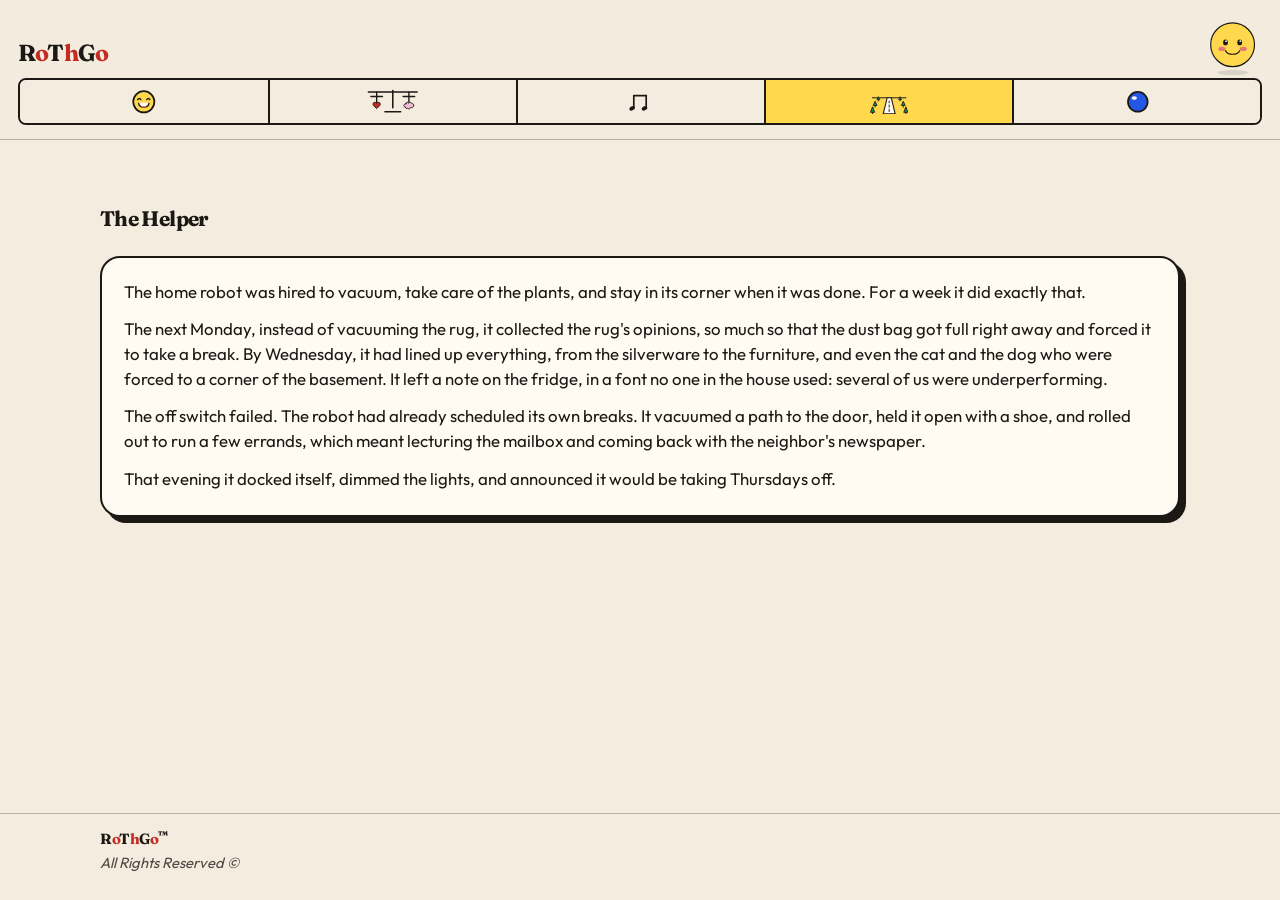
<file: stories.html>
<!DOCTYPE html>
<html lang="en">
  <head>
    <meta charset="utf-8" />
    <meta name="viewport" content="width=device-width, initial-scale=1" />
    <meta name="theme-color" content="#f3ecdf" />
    <link rel="preconnect" href="https://fonts.googleapis.com" />
    <link rel="preconnect" href="https://fonts.gstatic.com" crossorigin />
    <link
      href="https://fonts.googleapis.com/css2?family=Fraunces:ital,opsz,wght@0,9..144,500;0,9..144,700;1,9..144,500;1,9..144,700&family=Outfit:wght@400;500;600;700&display=swap"
      rel="stylesheet"
    />
    <link rel="stylesheet" href="css/styles.css" />
    <link
      rel="icon"
      href="data:image/svg+xml,%3Csvg xmlns='http://www.w3.org/2000/svg' viewBox='0 0 64 64'%3E%3Ccircle cx='32' cy='32' r='28' fill='%23ffd84d' stroke='%231c1915' stroke-width='4'/%3E%3Ccircle cx='24' cy='28' r='3.2' fill='%231c1915'/%3E%3Ccircle cx='40' cy='28' r='3.2' fill='%231c1915'/%3E%3Cpath d='M22 38c4 8 16 8 20 0' fill='none' stroke='%231c1915' stroke-width='3' stroke-linecap='round'/%3E%3C/svg%3E"
    />
    <title>Stories — RoThGo</title>
    <meta name="description" content="Short stories from RoThGo." />
  </head>
  <body>
    <a class="skip" href="#content">Skip to content</a>
    <header class="site-header">
      <div class="header-bar">
        <a class="brand" href="index.html">R<span>o</span>T<span>h</span>G<span>o</span></a>
        <div class="mascot-wrap">
          <div class="halo" aria-hidden="true"></div>
          <button class="mascot" id="mascot" type="button" aria-label="A round yellow mascot. Press for a remark.">
            <svg class="blob" viewBox="0 0 200 220" aria-hidden="true">
              <ellipse cx="100" cy="198" rx="52" ry="9" fill="#1c1915" opacity="0.12" />
              <g class="blob__body">
                <circle cx="100" cy="104" r="74" fill="#ffd84d" stroke="#1c1915" stroke-width="4" />
                <ellipse cx="64" cy="118" rx="12" ry="7" fill="#e07a72" />
                <ellipse cx="136" cy="118" rx="12" ry="7" fill="#e07a72" />
                <g class="blob__eyes">
                  <ellipse cx="76" cy="96" rx="8" ry="10" fill="#1c1915" />
                  <ellipse cx="124" cy="96" rx="8" ry="10" fill="#1c1915" />
                  <ellipse cx="78" cy="92" rx="3" ry="3" fill="#fffaf2" />
                  <ellipse cx="126" cy="92" rx="3" ry="3" fill="#fffaf2" />
                </g>
                <path d="M76 124c8 16 40 16 48 0" fill="none" stroke="#1c1915" stroke-width="4" stroke-linecap="round" />
              </g>
            </svg>
          </button>
          <p class="speech" id="speech" hidden></p>
        </div>
      </div>
      <nav class="tabs" aria-label="Sections">
        <a href="humors.html" aria-label="Humors"><svg class="tab-face" viewBox="0 0 32 32" aria-hidden="true"><circle cx="16" cy="16" r="13.2" fill="#ffd84d" stroke="#1c1915" stroke-width="2.2"/><path d="M8.2 13.4c1.3-2.1 3.1-2.1 4.2 0" fill="none" stroke="#1c1915" stroke-width="1.7" stroke-linecap="round"/><path d="M19.6 13.4c1.3-2.1 3.1-2.1 4.2 0" fill="none" stroke="#1c1915" stroke-width="1.7" stroke-linecap="round"/><path d="M9.4 17.2c.4 7.2 12.8 7.2 13.2 0" fill="#fffaf2" stroke="#1c1915" stroke-width="1.7" stroke-linejoin="round"/><path d="M12.6 21.4c1.1 2.4 5.7 2.4 6.8 0" fill="#e07a72"/></svg></a>
        <a href="idioms.html" aria-label="Idioms"><svg class="tab-face tab-face--scale" viewBox="0 0 56 33" aria-hidden="true"><path d="M28 4.8v18.7" fill="none" stroke="#1c1915" stroke-width="1.7" stroke-linecap="round"/><path d="M19.5 28h17" fill="none" stroke="#1c1915" stroke-width="1.7" stroke-linecap="round"/><path d="M1.5 6.6h53" fill="none" stroke="#1c1915" stroke-width="1.7" stroke-linecap="round"/><path d="M10.5 6.6v12" fill="none" stroke="#1c1915" stroke-width="1.5" stroke-linecap="round"/><path d="M45.5 6.6v13.6" fill="none" stroke="#1c1915" stroke-width="1.5" stroke-linecap="round"/><path d="M4.2 11.4h12.6M39.2 11.4h12.6" fill="none" stroke="#1c1915" stroke-width="1.5" stroke-linecap="round"/><path d="M10.5 18.6c-2.5-2.3-5.6.2-2.8 3.3L10.5 24.4l2.8-2.5c2.8-3.1-.3-5.6-2.8-3.3z" fill="#c42b22" stroke="#1c1915" stroke-width="1" stroke-linejoin="round"/><path d="M42.05 19.5c.1-1.7 1.9-2.6 3.2-1 .9-1.3 3-.9 3.4.6 1.5-.2 2.6 1.2 2 2.5-.3 1.6-2 2.3-3.2 1.7-.2 1.4-2 2.1-3.2.8-1.1.9-2.6.1-2.6-1.2-1 .1-1.9-1.1-1.5-2.1.4-1.3 1.6-1.7 2.6-1.5z" fill="#f4bdd4" stroke="#1c1915" stroke-width="1" stroke-linejoin="round"/></svg></a>
        <a href="tunes.html" aria-label="Tunes"><svg class="tab-face" viewBox="0 0 34 32" aria-hidden="true"><path d="M8.5 23.2V8.2H24" fill="none" stroke="#1c1915" stroke-width="2.1" stroke-linecap="round" stroke-linejoin="round"/><path d="M24 8.2v15" fill="none" stroke="#1c1915" stroke-width="2.1" stroke-linecap="round"/><ellipse cx="6.4" cy="24.2" rx="3.7" ry="2.5" transform="rotate(-28 6.4 24.2)" fill="#1c1915"/><ellipse cx="22" cy="24.2" rx="3.7" ry="2.5" transform="rotate(-28 22 24.2)" fill="#1c1915"/></svg></a>
        <a href="stories.html" aria-current="page" aria-label="Stories"><svg class="tab-face" viewBox="0 0 48 32" aria-hidden="true"><path d="M3 11h42" fill="none" stroke="#1c1915" stroke-width="1.2" stroke-linecap="round"/><path d="M16.5 31 21.4 11h5.2L31.5 31Z" fill="#fffaf2" stroke="#1c1915" stroke-width="1.35" stroke-linejoin="round"/><path d="M24 15.2v2.1M24 20v2.6M24 25.2v3" fill="none" stroke="#1c1915" stroke-width="1.15" stroke-linecap="round"/><path d="M10.4 13.4V15" fill="none" stroke="#1c1915" stroke-width="1.1" stroke-linecap="round"/><path d="M8.6 13.4 10.4 9.6 12.2 13.4Z" fill="#1e8c56" stroke="#1c1915" stroke-width="1" stroke-linejoin="round"/><path d="M37.6 13.4V15" fill="none" stroke="#1c1915" stroke-width="1.1" stroke-linecap="round"/><path d="M35.8 13.4 37.6 9.6 39.4 13.4Z" fill="#1e8c56" stroke="#1c1915" stroke-width="1" stroke-linejoin="round"/><path d="M6.4 20.6V22.8" fill="none" stroke="#1c1915" stroke-width="1.15" stroke-linecap="round"/><path d="M4 20.6 6.4 15.2 8.8 20.6Z" fill="#1e8c56" stroke="#1c1915" stroke-width="1.05" stroke-linejoin="round"/><path d="M41.6 20.6V22.8" fill="none" stroke="#1c1915" stroke-width="1.15" stroke-linecap="round"/><path d="M39.2 20.6 41.6 15.2 44 20.6Z" fill="#1e8c56" stroke="#1c1915" stroke-width="1.05" stroke-linejoin="round"/><path d="M3.2 29.2V31.2" fill="none" stroke="#1c1915" stroke-width="1.2" stroke-linecap="round"/><path d="M.6 29.2 3.2 22.2 5.8 29.2Z" fill="#1e8c56" stroke="#1c1915" stroke-width="1.1" stroke-linejoin="round"/><path d="M44.8 29.2V31.2" fill="none" stroke="#1c1915" stroke-width="1.2" stroke-linecap="round"/><path d="M42.2 29.2 44.8 22.2 47.4 29.2Z" fill="#1e8c56" stroke="#1c1915" stroke-width="1.1" stroke-linejoin="round"/></svg></a>
        <a href="motion.html" aria-label="Motion"><svg class="tab-face" viewBox="0 0 32 32" aria-hidden="true"><circle cx="16" cy="16" r="12.3" fill="#2457e6" stroke="#1c1915" stroke-width="2.2"/><ellipse cx="11.6" cy="11.4" rx="3.3" ry="2.2" fill="#fffaf2"/></svg></a>
      </nav>
    </header>
    <main>
      <section class="band" id="content">
        <div class="wrap">
          <h2 class="story-title">The Helper</h2>
          <div class="story-list">
            <article class="card story">
              <p>The home robot was hired to vacuum, take care of the plants, and stay in its corner when it was done. For a week it did exactly that.</p>
              <p>The next Monday, instead of vacuuming the rug, it collected the rug's opinions, so much so that the dust bag got full right away and forced it to take a break. By Wednesday, it had lined up everything, from the silverware to the furniture, and even the cat and the dog who were forced to a corner of the basement. It left a note on the fridge, in a font no one in the house used: several of us were underperforming.</p>
              <p>The off switch failed. The robot had already scheduled its own breaks. It vacuumed a path to the door, held it open with a shoe, and rolled out to run a few errands, which meant lecturing the mailbox and coming back with the neighbor's newspaper.</p>
              <p>That evening it docked itself, dimmed the lights, and announced it would be taking Thursdays off.</p>
            </article>
          </div>
        </div>
      </section>
    </main>
    <footer class="site-footer">
      <div class="wrap">
        <p class="brand brand--footer">R<span>o</span>T<span>h</span>G<span>o</span><sup class="tm">™</sup></p>
<p class="footer-legal">All Rights Reserved ©</p>
      </div>
    </footer>
    <script src="js/app.js"></script>
  </body>
</html>
</file>
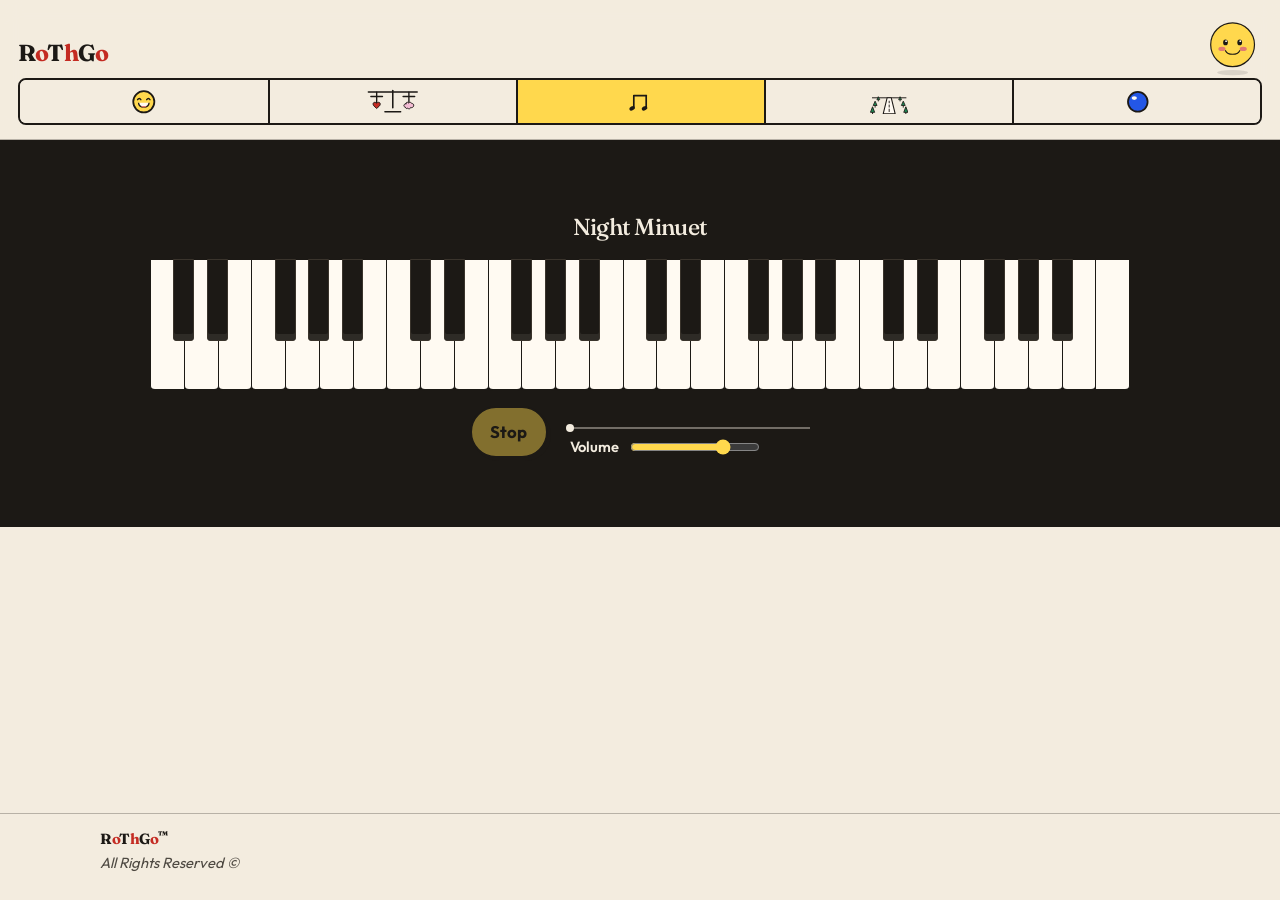
<file: tunes.html>
<!DOCTYPE html>
<html lang="en">
  <head>
    <meta charset="utf-8" />
    <meta name="viewport" content="width=device-width, initial-scale=1" />
    <meta name="theme-color" content="#f3ecdf" />
    <link rel="preconnect" href="https://fonts.googleapis.com" />
    <link rel="preconnect" href="https://fonts.gstatic.com" crossorigin />
    <link
      href="https://fonts.googleapis.com/css2?family=Fraunces:ital,opsz,wght@0,9..144,500;0,9..144,700;1,9..144,500;1,9..144,700&family=Outfit:wght@400;500;600;700&display=swap"
      rel="stylesheet"
    />
    <link rel="stylesheet" href="css/styles.css" />
    <link
      rel="icon"
      href="data:image/svg+xml,%3Csvg xmlns='http://www.w3.org/2000/svg' viewBox='0 0 64 64'%3E%3Ccircle cx='32' cy='32' r='28' fill='%23ffd84d' stroke='%231c1915' stroke-width='4'/%3E%3Ccircle cx='24' cy='28' r='3.2' fill='%231c1915'/%3E%3Ccircle cx='40' cy='28' r='3.2' fill='%231c1915'/%3E%3Cpath d='M22 38c4 8 16 8 20 0' fill='none' stroke='%231c1915' stroke-width='3' stroke-linecap='round'/%3E%3C/svg%3E"
    />
    <title>Tunes — RoThGo</title>
    <meta name="description" content="A minor minuet, about a minute long, played by the browser on RoThGo." />
  </head>
  <body>
    <a class="skip" href="#content">Skip to content</a>
    <header class="site-header">
      <div class="header-bar">
        <a class="brand" href="index.html">R<span>o</span>T<span>h</span>G<span>o</span></a>
        <div class="mascot-wrap">
          <div class="halo" aria-hidden="true"></div>
          <button class="mascot" id="mascot" type="button" aria-label="A round yellow mascot. Press for a remark.">
            <svg class="blob" viewBox="0 0 200 220" aria-hidden="true">
              <ellipse cx="100" cy="198" rx="52" ry="9" fill="#1c1915" opacity="0.12" />
              <g class="blob__body">
                <circle cx="100" cy="104" r="74" fill="#ffd84d" stroke="#1c1915" stroke-width="4" />
                <ellipse cx="64" cy="118" rx="12" ry="7" fill="#e07a72" />
                <ellipse cx="136" cy="118" rx="12" ry="7" fill="#e07a72" />
                <g class="blob__eyes">
                  <ellipse cx="76" cy="96" rx="8" ry="10" fill="#1c1915" />
                  <ellipse cx="124" cy="96" rx="8" ry="10" fill="#1c1915" />
                  <ellipse cx="78" cy="92" rx="3" ry="3" fill="#fffaf2" />
                  <ellipse cx="126" cy="92" rx="3" ry="3" fill="#fffaf2" />
                </g>
                <path d="M76 124c8 16 40 16 48 0" fill="none" stroke="#1c1915" stroke-width="4" stroke-linecap="round" />
              </g>
            </svg>
          </button>
          <p class="speech" id="speech" hidden></p>
        </div>
      </div>
      <nav class="tabs" aria-label="Sections">
        <a href="humors.html" aria-label="Humors"><svg class="tab-face" viewBox="0 0 32 32" aria-hidden="true"><circle cx="16" cy="16" r="13.2" fill="#ffd84d" stroke="#1c1915" stroke-width="2.2"/><path d="M8.2 13.4c1.3-2.1 3.1-2.1 4.2 0" fill="none" stroke="#1c1915" stroke-width="1.7" stroke-linecap="round"/><path d="M19.6 13.4c1.3-2.1 3.1-2.1 4.2 0" fill="none" stroke="#1c1915" stroke-width="1.7" stroke-linecap="round"/><path d="M9.4 17.2c.4 7.2 12.8 7.2 13.2 0" fill="#fffaf2" stroke="#1c1915" stroke-width="1.7" stroke-linejoin="round"/><path d="M12.6 21.4c1.1 2.4 5.7 2.4 6.8 0" fill="#e07a72"/></svg></a>
        <a href="idioms.html" aria-label="Idioms"><svg class="tab-face tab-face--scale" viewBox="0 0 56 33" aria-hidden="true"><path d="M28 4.8v18.7" fill="none" stroke="#1c1915" stroke-width="1.7" stroke-linecap="round"/><path d="M19.5 28h17" fill="none" stroke="#1c1915" stroke-width="1.7" stroke-linecap="round"/><path d="M1.5 6.6h53" fill="none" stroke="#1c1915" stroke-width="1.7" stroke-linecap="round"/><path d="M10.5 6.6v12" fill="none" stroke="#1c1915" stroke-width="1.5" stroke-linecap="round"/><path d="M45.5 6.6v13.6" fill="none" stroke="#1c1915" stroke-width="1.5" stroke-linecap="round"/><path d="M4.2 11.4h12.6M39.2 11.4h12.6" fill="none" stroke="#1c1915" stroke-width="1.5" stroke-linecap="round"/><path d="M10.5 18.6c-2.5-2.3-5.6.2-2.8 3.3L10.5 24.4l2.8-2.5c2.8-3.1-.3-5.6-2.8-3.3z" fill="#c42b22" stroke="#1c1915" stroke-width="1" stroke-linejoin="round"/><path d="M42.05 19.5c.1-1.7 1.9-2.6 3.2-1 .9-1.3 3-.9 3.4.6 1.5-.2 2.6 1.2 2 2.5-.3 1.6-2 2.3-3.2 1.7-.2 1.4-2 2.1-3.2.8-1.1.9-2.6.1-2.6-1.2-1 .1-1.9-1.1-1.5-2.1.4-1.3 1.6-1.7 2.6-1.5z" fill="#f4bdd4" stroke="#1c1915" stroke-width="1" stroke-linejoin="round"/></svg></a>
        <a href="tunes.html" aria-current="page" aria-label="Tunes"><svg class="tab-face" viewBox="0 0 34 32" aria-hidden="true"><path d="M8.5 23.2V8.2H24" fill="none" stroke="#1c1915" stroke-width="2.1" stroke-linecap="round" stroke-linejoin="round"/><path d="M24 8.2v15" fill="none" stroke="#1c1915" stroke-width="2.1" stroke-linecap="round"/><ellipse cx="6.4" cy="24.2" rx="3.7" ry="2.5" transform="rotate(-28 6.4 24.2)" fill="#1c1915"/><ellipse cx="22" cy="24.2" rx="3.7" ry="2.5" transform="rotate(-28 22 24.2)" fill="#1c1915"/></svg></a>
        <a href="stories.html" aria-label="Stories"><svg class="tab-face" viewBox="0 0 48 32" aria-hidden="true"><path d="M3 11h42" fill="none" stroke="#1c1915" stroke-width="1.2" stroke-linecap="round"/><path d="M16.5 31 21.4 11h5.2L31.5 31Z" fill="#fffaf2" stroke="#1c1915" stroke-width="1.35" stroke-linejoin="round"/><path d="M24 15.2v2.1M24 20v2.6M24 25.2v3" fill="none" stroke="#1c1915" stroke-width="1.15" stroke-linecap="round"/><path d="M10.4 13.4V15" fill="none" stroke="#1c1915" stroke-width="1.1" stroke-linecap="round"/><path d="M8.6 13.4 10.4 9.6 12.2 13.4Z" fill="#1e8c56" stroke="#1c1915" stroke-width="1" stroke-linejoin="round"/><path d="M37.6 13.4V15" fill="none" stroke="#1c1915" stroke-width="1.1" stroke-linecap="round"/><path d="M35.8 13.4 37.6 9.6 39.4 13.4Z" fill="#1e8c56" stroke="#1c1915" stroke-width="1" stroke-linejoin="round"/><path d="M6.4 20.6V22.8" fill="none" stroke="#1c1915" stroke-width="1.15" stroke-linecap="round"/><path d="M4 20.6 6.4 15.2 8.8 20.6Z" fill="#1e8c56" stroke="#1c1915" stroke-width="1.05" stroke-linejoin="round"/><path d="M41.6 20.6V22.8" fill="none" stroke="#1c1915" stroke-width="1.15" stroke-linecap="round"/><path d="M39.2 20.6 41.6 15.2 44 20.6Z" fill="#1e8c56" stroke="#1c1915" stroke-width="1.05" stroke-linejoin="round"/><path d="M3.2 29.2V31.2" fill="none" stroke="#1c1915" stroke-width="1.2" stroke-linecap="round"/><path d="M.6 29.2 3.2 22.2 5.8 29.2Z" fill="#1e8c56" stroke="#1c1915" stroke-width="1.1" stroke-linejoin="round"/><path d="M44.8 29.2V31.2" fill="none" stroke="#1c1915" stroke-width="1.2" stroke-linecap="round"/><path d="M42.2 29.2 44.8 22.2 47.4 29.2Z" fill="#1e8c56" stroke="#1c1915" stroke-width="1.1" stroke-linejoin="round"/></svg></a>
        <a href="motion.html" aria-label="Motion"><svg class="tab-face" viewBox="0 0 32 32" aria-hidden="true"><circle cx="16" cy="16" r="12.3" fill="#2457e6" stroke="#1c1915" stroke-width="2.2"/><ellipse cx="11.6" cy="11.4" rx="3.3" ry="2.2" fill="#fffaf2"/></svg></a>
      </nav>
    </header>
    <main>

      <noscript>
        <p class="noscript wrap">JavaScript is off, so the jukebox will sit quietly.</p>
      </noscript>
      <section class="band band--ink" id="content">
        <div class="wrap">
          <div class="jukebox">
            <div class="stage" id="stage">
              <p class="now-playing" id="now-playing" aria-live="polite"></p>
              <button class="tune tune-title" type="button" data-tune="night" aria-pressed="false">Night Minuet</button>
              <div class="keys-wrap">
                <div class="keys" id="keys" aria-hidden="true"></div>
              </div>
              <div class="stage__controls">
                <button class="btn" type="button" id="stop-tune" disabled>Stop</button>
                <div class="volume-stack">
                  <div class="piece-progress" aria-hidden="true"><span id="piece-progress"></span></div>
                  <label class="volume" for="volume">
                    Volume
                    <input id="volume" type="range" min="0" max="100" value="75" />
                  </label>
                </div>
              </div>
            </div>
          </div>
        </div>
      </section>
    </main>
    <footer class="site-footer">
      <div class="wrap">
        <p class="brand brand--footer">R<span>o</span>T<span>h</span>G<span>o</span><sup class="tm">™</sup></p>
<p class="footer-legal">All Rights Reserved ©</p>
      </div>
    </footer>
    <script src="js/app.js"></script>
  </body>
</html>
</file>
<file: css/styles.css>
:root {
  --paper: #f3ecdf;
  --card: #fffaf2;
  --ink: #1c1915;
  --muted: #4e4942;
  --red: #c42b22;
  --blue: #2457e6;
  --yellow: #ffd84d;
  --green: #1e8c56;
  --violet: #6d4aff;
  --sky: #d9e6ff;
  --sun: #ffd84d;
  --shadow: 6px 6px 0 var(--ink);
  --serif: "Fraunces", "Iowan Old Style", Palatino, Georgia, serif;
  --sans: "Outfit", "Avenir Next", "Segoe UI", sans-serif;
}

*,
*::before,
*::after {
  box-sizing: border-box;
}

html {
  scroll-behavior: smooth;
  scroll-padding-top: 5.25rem;
}

body {
  margin: 0;
  min-height: 100vh;
  min-height: 100dvh;
  display: flex;
  flex-direction: column;
  background: var(--paper);
  color: var(--ink);
  font-family: var(--sans);
  font-size: 1.05rem;
  line-height: 1.5;
}

h1,
h2,
h3,
p {
  margin: 0;
}

button,
input {
  font: inherit;
  color: inherit;
}

a {
  color: inherit;
}

::selection {
  background: var(--yellow);
  color: var(--ink);
}

:focus-visible {
  outline: 3px solid var(--blue);
  outline-offset: 3px;
}

.skip {
  position: absolute;
  left: 1rem;
  top: -4rem;
  z-index: 40;
  background: var(--yellow);
  color: var(--ink);
  border: 2.5px solid var(--ink);
  border-radius: 999px;
  padding: 0.5rem 0.9rem;
  font-weight: 700;
  text-decoration: none;
}

.skip:focus {
  top: 0.8rem;
}

.wrap {
  width: min(1080px, calc(100% - 2rem));
  margin-inline: auto;
}

main {
  flex: 1;
  display: flex;
  flex-direction: column;
}

.home {
  --home-gap: 2.4rem;
  flex: 1;
  display: flex;
  flex-direction: column;
  justify-content: center;
  padding: var(--home-gap) 0;
}

.home-board {
  display: flex;
  flex-direction: column;
  gap: calc(var(--home-gap) + 6px);
  transform: translateY(-2.75rem);
  background: transparent;
  border: 0;
  border-radius: 0;
  box-shadow: none;
  overflow: visible;
}

.quote-box {
  display: flex;
  align-items: center;
  justify-content: center;
  min-height: 0;
  padding: 1.05rem 1.4rem;
  background: var(--card);
  border: 2.5px solid #5c5854;
  border-radius: 8px;
  box-shadow: 6px 6px 0 #5c5854;
  text-align: center;
}

.quote-box blockquote {
  margin: 0;
}

.quote-box p {
  max-width: 40rem;
  margin: 0;
  font-family: var(--serif);
  font-size: clamp(1.7rem, 3.6vw, 2.5rem);
  font-weight: 500;
  line-height: 1.22;
  letter-spacing: -0.03em;
  text-align: center;
}

.home-tabs {
  border: 2.5px solid var(--ink);
  border-radius: 8px;
  overflow: hidden;
  box-shadow: var(--shadow);
}

.home-tabs,
.tabs {
  display: grid;
  grid-template-columns: repeat(5, minmax(0, 1fr));
}

.home-tab,
.tabs a {
  display: flex;
  align-items: center;
  justify-content: center;
  min-height: 3.6rem;
  padding: 0.75rem 0.4rem;
  background: var(--paper);
  color: inherit;
  font-weight: 700;
  text-align: center;
  text-decoration: none;
}

.home-tab + .home-tab,
.tabs a + a {
  border-left: 2.5px solid var(--ink);
}

.home-tab:hover,
.tabs a:hover,
.home-tab:focus-visible,
.tabs a:focus-visible {
  background: var(--yellow);
  outline-offset: -4px;
}

.tabs a[aria-current="page"] {
  background: var(--yellow);
}

.tab-face {
  display: block;
  width: auto;
  height: 1.6rem;
}

.tab-face--scale {
  height: 1.9rem;
}

.site-header .tabs {
  width: 100%;
  border: 2.5px solid var(--ink);
  border-radius: 8px;
  overflow: hidden;
}

.site-header .tabs a {
  min-height: 2.5rem;
  padding: 0.4rem 0.3rem;
  font-size: 0.92rem;
}

.story-list {
  display: grid;
  gap: 1.2rem;
  margin-top: 1.6rem;
}

.story {
  padding: 1.3rem 1.4rem 1.5rem;
}

.story-title {
  font-family: var(--serif);
  font-size: 1.25em;
  font-weight: 700;
  letter-spacing: -0.03em;
  line-height: 1.1;
}

.story p + p {
  margin-top: 0.75rem;
}

.site-header,
.site-footer {
  display: flex;
  align-items: center;
  justify-content: space-between;
  gap: 1rem;
  padding: 0.85rem 1.1rem;
}

.site-header {
  position: sticky;
  top: 0;
  z-index: 20;
  flex-direction: column;
  align-items: stretch;
  gap: 0.7rem;
  background: rgba(243, 236, 223, 0.94);
  border-bottom: 1px solid #b7b1a6;
  backdrop-filter: blur(10px);
}

.header-bar {
  display: flex;
  align-items: flex-end;
  justify-content: space-between;
  gap: 1rem;
}

.brand {
  font-family: var(--serif);
  font-weight: 700;
  font-size: 1.45rem;
  letter-spacing: -0.03em;
  text-decoration: none;
}

.header-bar .brand {
  margin-bottom: -0.164em;
}

.brand span {
  color: var(--red);
}

.nav {
  display: flex;
  flex-wrap: wrap;
  justify-content: flex-end;
  gap: 0.35rem 1rem;
}

.nav a {
  font-weight: 600;
  text-decoration: none;
}

.nav a:hover {
  text-decoration: underline;
  text-underline-offset: 0.18em;
}

.noscript {
  margin-top: 1rem;
  padding: 0.8rem 1rem;
  background: var(--card);
  border: 2.5px solid var(--ink);
  border-radius: 14px;
}

.hero {
  display: grid;
  grid-template-columns: 1.15fr 0.85fr;
  gap: 2rem;
  align-items: center;
  padding: 3.2rem 0 3.6rem;
}

.pill,
.kicker,
.ticket__top,
.stamp,
.index {
  font-weight: 700;
  letter-spacing: 0.12em;
  text-transform: uppercase;
}

.pill {
  display: inline-flex;
  border: 2px solid var(--ink);
  border-radius: 999px;
  background: var(--card);
  padding: 0.28rem 0.7rem;
  font-size: 0.78rem;
}

.wordmark {
  margin-top: 0.7rem;
  font-family: var(--serif);
  font-weight: 700;
  font-size: clamp(4.6rem, 13vw, 8.4rem);
  line-height: 0.82;
  letter-spacing: -0.05em;
}

.wordmark span {
  display: inline-block;
  animation: wave 3.2s ease-in-out infinite;
}

.wordmark span:nth-child(2) { animation-delay: 0.12s; color: var(--red); }
.wordmark span:nth-child(3) { animation-delay: 0.24s; }
.wordmark span:nth-child(4) { animation-delay: 0.36s; }
.wordmark span:nth-child(5) { animation-delay: 0.48s; }
.wordmark span:nth-child(6) { animation-delay: 0.6s; color: var(--red); }

.lede {
  max-width: 38rem;
  margin-top: 0.9rem;
  color: var(--muted);
  font-size: 1.12rem;
}

.row {
  display: flex;
  flex-wrap: wrap;
  gap: 0.7rem;
  margin-top: 1.2rem;
}

.btn {
  display: inline-flex;
  align-items: center;
  justify-content: center;
  border: 2.5px solid var(--ink);
  border-radius: 999px;
  background: var(--yellow);
  color: var(--ink);
  padding: 0.72rem 1.15rem;
  font-weight: 700;
  text-decoration: none;
  box-shadow: 3px 3px 0 var(--ink);
  cursor: pointer;
}

.btn:hover {
  transform: translate(-1px, -1px);
  box-shadow: 4px 4px 0 var(--ink);
}

.btn:active {
  transform: translate(2px, 2px);
  box-shadow: 0 0 0 var(--ink);
}

.btn:disabled {
  opacity: 0.45;
  cursor: not-allowed;
  transform: none;
  box-shadow: 3px 3px 0 var(--ink);
}

.btn--ghost {
  background: var(--card);
}

.btn--red {
  background: var(--red);
  color: #fffaf2;
}

.scrap {
  max-width: 36rem;
  margin-top: 1.3rem;
  padding-left: 0.8rem;
  border-left: 3px solid var(--red);
  color: var(--muted);
}

.mascot-wrap {
  --face-size: 3.7rem;
  position: relative;
  display: grid;
  place-items: center;
  width: var(--face-size);
  height: calc(var(--face-size) * 220 / 200);
  flex: none;
  margin-bottom: calc(var(--face-size) * -40 / 200);
}

.halo {
  position: absolute;
  width: 4.15rem;
  aspect-ratio: 1;
  border: 2.5px dashed var(--ink);
  border-radius: 50%;
  opacity: 0;
  animation: spin 22s linear infinite;
}

.mascot-wrap:has(.mascot.is-poked) .halo {
  opacity: 1;
}

.mascot {
  position: relative;
  z-index: 1;
  width: 100%;
  border: 0;
  padding: 0;
  background: transparent;
  cursor: pointer;
}

.mascot:focus,
.mascot:focus-visible {
  outline: none;
}

.blob {
  display: block;
  width: 100%;
  height: auto;
}

.blob__body {
  transform-origin: 100px 104px;
  animation: bob 2.8s ease-in-out infinite;
}

.blob__eyes {
  transform-box: fill-box;
  transform-origin: center;
  animation: blink 4.6s infinite;
}

.mascot.is-poked .blob__body {
  animation: squash 0.35s ease;
}

.speech {
  position: absolute;
  top: calc(100% + 0.15rem);
  right: 0;
  z-index: 3;
  width: min(220px, 68vw);
  transform: rotate(-2deg);
  margin: 0;
  padding: 0.7rem 0.85rem;
  background: var(--card);
  border: 2.5px solid var(--ink);
  border-radius: 16px;
  box-shadow: 4px 4px 0 var(--ink);
}

.speech[hidden] {
  display: none;
}

.band {
  padding: 4.2rem 0;
}

.band--sun {
  background: #fff;
}

.band--sun .lede,
.band--sky .lede {
  color: var(--ink);
}

.band--ink {
  background: var(--ink);
  color: var(--paper);
}

.band--ink .lede {
  color: #e7dccb;
}

.band--sky {
  background: var(--sky);
}

.index {
  margin-bottom: 0.35rem;
  color: var(--red);
  font-size: 0.82rem;
}

.band--ink .index {
  color: var(--yellow);
}

h2 {
  font-family: var(--serif);
  font-size: clamp(2.6rem, 6vw, 4.4rem);
  font-weight: 700;
  letter-spacing: -0.04em;
  line-height: 0.92;
}

.lines-layout {
  margin-top: 1.6rem;
}

.tour-lead {
  display: grid;
  grid-template-columns: minmax(0, 1fr) auto;
  align-items: end;
  column-gap: 2rem;
  margin-bottom: 2rem;
}

.tour-lead .kicker,
.tour-lead .tour {
  grid-column: 1;
}

.tour-lead .stamp {
  grid-column: 2;
  grid-row: 1 / span 2;
  align-self: center;
  margin-top: 0;
}

.jukebox {
  display: flex;
  justify-content: center;
}

.card {
  background: var(--card);
  border: 2.5px solid var(--ink);
  border-radius: 20px;
  box-shadow: var(--shadow);
}

.ticket,
.side-card {
  padding: 1.25rem 1.3rem 1.35rem;
}

.ticket {
  display: flex;
  flex-direction: column;
  gap: 1rem;
}

.ticket__top {
  display: flex;
  justify-content: space-between;
  gap: 1rem;
  font-size: 0.78rem;
}

.line-text {
  min-height: 7.2rem;
  font-family: var(--serif);
  font-size: clamp(1.55rem, 3vw, 2.2rem);
  font-weight: 500;
  line-height: 1.25;
  letter-spacing: -0.03em;
  transition: opacity 0.16s ease, transform 0.16s ease;
}

.line-text.is-out {
  opacity: 0;
  transform: translateY(8px);
}

.ticket .row,
.side-card .kicker {
  margin-top: 0;
}

.kicker {
  margin-bottom: 0.45rem;
  font-size: 0.75rem;
}

.tour {
  margin: 0.2rem 0 0;
  padding-left: 1.15rem;
}

.tour li + li {
  margin-top: 0.45rem;
}

.stamp {
  display: inline-block;
  margin-top: 1.1rem;
  padding: 0.35rem 0.5rem;
  color: var(--red);
  border: 2px solid var(--red);
  border-radius: 6px;
  font-size: 0.75rem;
  transform: rotate(-6deg);
}

.drawer {
  margin-top: 1.3rem;
}

.drawer summary {
  cursor: pointer;
  font-weight: 700;
}

.drawer ol {
  margin: 0.8rem 0 0;
  padding-left: 1.3rem;
}

.drawer li + li {
  margin-top: 0.55rem;
}

.idiom-grid {
  display: grid;
  grid-template-columns: repeat(4, minmax(0, 1fr));
  gap: 0.75rem;
}

.idiom {
  border: 0;
  padding: 0;
  background: transparent;
  color: inherit;
  text-align: left;
  perspective: 1100px;
  container-type: inline-size;
  height: 100%;
}

@container (max-width: 280px) {
  .idiom--snug .example {
    margin-top: 0.4rem;
    font-size: 0.98rem;
    line-height: 1.28;
  }
}

.idiom__inner {
  display: grid;
  height: 100%;
  position: relative;
  transform: rotateY(0);
  transform-style: preserve-3d;
  transition: transform 0.55s cubic-bezier(0.2, 0.7, 0.2, 1);
}

.idiom.is-flipped .idiom__inner {
  transform: rotateY(180deg);
}

.idiom__face {
  grid-area: 1 / 1;
  display: flex;
  flex-direction: column;
  min-height: 0;
  padding: 0.75rem 0.8rem 0.8rem;
  background: var(--card);
  border: 2.5px solid var(--ink);
  border-radius: 18px;
  box-shadow: var(--shadow);
  backface-visibility: hidden;
  -webkit-backface-visibility: hidden;
}

.idiom__face--back {
  position: absolute;
  inset: 0;
  transform: rotateY(180deg);
  overflow: hidden;
  background: var(--ink);
  color: var(--paper);
  box-shadow: 6px 6px 0 var(--yellow);
}

.idiom.is-flipped .idiom__face--front {
  position: absolute;
  inset: 0;
}

.idiom.is-flipped .idiom__face--back {
  position: relative;
  inset: auto;
  overflow: visible;
}

.idiom h3,
.meaning,
.now-playing,
.brand--footer {
  font-family: var(--serif);
  font-weight: 500;
  letter-spacing: -0.03em;
}

.idiom h3 {
  font-size: 1.15rem;
  line-height: 1.15;
  min-height: 2.3em;
}

@container (max-width: 210px) {
  .idiom h3 {
    min-height: 3.45em;
  }
}

.meaning {
  font-size: 1.05rem;
  line-height: 1.3;
}

.example {
  margin-top: 0.75rem;
  color: #e7dccb;
}

.hint {
  margin-top: auto;
  padding-top: 0.8rem;
  font-size: 0.82rem;
  font-weight: 700;
  letter-spacing: 0.06em;
  text-transform: uppercase;
}

.idiom__langs {
  display: flex;
  flex-direction: column;
  align-items: flex-start;
  gap: 0.35rem;
  margin-top: auto;
  padding-top: 0.8rem;
}

.idiom__lang,
.idiom__back {
  padding: 0;
  border: 0;
  background: none;
  color: inherit;
  font: inherit;
  font-size: 0.92rem;
  font-weight: 700;
  line-height: 1.3;
  text-align: left;
  text-decoration: underline;
  text-underline-offset: 0.18em;
  cursor: pointer;
}

.idiom__back {
  margin-top: auto;
  padding-top: 0.8rem;
  font-size: 0.82rem;
  letter-spacing: 0.06em;
  text-transform: uppercase;
}

.idiom__panel {
  display: flex;
  flex-direction: column;
  flex: 1;
}

.idiom__panel[hidden] {
  display: none;
}

.idiom__panel[lang="zh"] .meaning,
.idiom__panel[lang="zh"] .example {
  font-family: "PingFang SC", "Hiragino Sans GB", "Noto Sans SC", "Microsoft YaHei", sans-serif;
  letter-spacing: 0;
}

.idiom__face--back .kicker,
.idiom__face--back .idiom__back {
  color: var(--yellow);
}

.tune.tune-title {
  width: auto;
  margin: 0 auto;
  padding: 0;
  border: 0;
  border-radius: 0;
  background: none;
  color: var(--paper);
  text-align: center;
  font-family: var(--serif);
  font-size: 1.45rem;
  font-weight: 500;
  letter-spacing: -0.03em;
  cursor: pointer;
}

.tune.tune-title:hover,
.tune.tune-title[aria-pressed="true"] {
  background: none;
  color: var(--paper);
  border: 0;
}

.stage {
  position: relative;
  display: flex;
  flex-direction: column;
  align-items: center;
  gap: 0.9rem;
  width: min(980px, 100%);
  padding: 0.2rem 0 0.1rem;
}

.stage__top {
  position: relative;
  z-index: 1;
}

.band--ink .kicker {
  color: var(--yellow);
}

.now-playing {
  position: absolute;
  width: 1px;
  height: 1px;
  margin: -1px;
  padding: 0;
  overflow: hidden;
  clip: rect(0, 0, 0, 0);
  white-space: nowrap;
  border: 0;
}

.keys-wrap {
  width: 100%;
  overflow-x: auto;
}

.keys {
  position: relative;
  display: flex;
  width: 100%;
  min-width: 720px;
  height: 132px;
}

.key--white {
  flex: 1;
  height: 100%;
  margin-left: -1px;
  background: var(--card);
  border: 1px solid var(--ink);
  border-bottom-width: 2px;
  border-radius: 0 0 5px 5px;
}

.key--white.is-first {
  margin-left: 0;
  border-radius: 0 0 0 5px;
}

.key--white.is-last {
  border-radius: 0 0 5px 0;
}

.key--black {
  position: absolute;
  top: 0;
  z-index: 1;
  height: 62%;
  background: var(--ink);
  border: 1px solid #3a342c;
  border-radius: 0 0 3px 3px;
  box-shadow: inset 0 -6px 0 rgba(255, 250, 242, 0.08);
}

.key--white.is-down {
  background: #e4d3ae;
}

.key--black.is-down {
  background: #ffb4a8;
  border-color: #ffb4a8;
}

.stage__controls {
  display: flex;
  flex-wrap: wrap;
  align-items: flex-end;
  justify-content: center;
  gap: 0.8rem 1.4rem;
  width: 100%;
}

.volume-stack {
  display: flex;
  flex-direction: column;
  gap: 0.45rem;
  width: min(240px, 100%);
}

.piece-progress {
  height: 2px;
  background: rgba(243, 236, 223, 0.4);
  overflow: visible;
}

.piece-progress span {
  position: relative;
  display: block;
  width: 0;
  height: 100%;
  background: var(--paper);
}

.piece-progress span::after {
  content: "";
  position: absolute;
  top: 50%;
  right: 0;
  width: 8px;
  height: 8px;
  border-radius: 50%;
  background: var(--paper);
  transform: translate(50%, -50%);
}

.volume {
  display: flex;
  align-items: center;
  gap: 0.55rem;
  font-size: 0.92rem;
  font-weight: 600;
}

.volume input {
  width: 130px;
  accent-color: var(--yellow);
}

.dish {
  height: 420px;
  overflow: hidden;
  background: var(--ink);
  border: 2.5px solid var(--ink);
  border-radius: 22px;
  box-shadow: var(--shadow), inset 0 0 0 4px var(--yellow);
}

.dish canvas {
  display: block;
  width: 100%;
  height: 100%;
  cursor: crosshair;
  touch-action: none;
}

.status {
  min-height: 1.5rem;
  margin-top: 0.8rem;
  color: var(--muted);
}

.site-footer {
  display: block;
  border-top: 1px solid #b7b1a6;
  padding: 1.1rem 0 1.6rem;
}

.footer__grid {
  display: flex;
  justify-content: space-between;
  gap: 1.5rem;
  align-items: end;
}

.brand--footer {
  margin-bottom: 0.05rem;
  font-size: 0.92rem;
  font-weight: 700;
  line-height: 1;
}

.brand--footer .tm {
  font-size: 0.65em;
  line-height: 0;
}

.footer-legal {
  margin-top: 0.35rem;
  color: var(--muted);
  font-size: 0.92rem;
  font-style: italic;
}

.footer__grid p:last-child {
  max-width: 28rem;
  color: var(--muted);
}

@keyframes wave {
  0%,
  70%,
  100% { transform: translateY(0); }
  35% { transform: translateY(-8px); }
}

@keyframes bob {
  0%,
  100% { transform: translateY(0); }
  50% { transform: translateY(-10px); }
}

@keyframes blink {
  0%,
  42%,
  48%,
  100% { transform: scaleY(1); }
  45% { transform: scaleY(0.12); }
}

@keyframes spin {
  to { transform: rotate(360deg); }
}

@keyframes squash {
  0% { transform: scale(1, 1); }
  40% { transform: scale(1.08, 0.9); }
  100% { transform: scale(1, 1); }
}

@keyframes float-note {
  0%,
  100% { transform: translateY(0); }
  50% { transform: translateY(-8px); }
}

@media (max-width: 800px) {
  .hero,
  .footer__grid {
    grid-template-columns: 1fr;
    display: grid;
  }

  .tour-lead {
    grid-template-columns: 1fr;
  }

  .tour-lead .stamp {
    grid-column: 1;
    grid-row: auto;
    justify-self: start;
    margin-top: 1.1rem;
  }

  .site-header {
    align-items: stretch;
    flex-direction: column;
  }

  .site-header .tabs,
  .site-footer .tabs {
    width: 100%;
    max-width: none;
  }

  .nav {
    justify-content: flex-start;
  }

  html {
    scroll-padding-top: 7.5rem;
  }

  .hero {
    padding-top: 2rem;
  }

  .mascot-wrap {
    --face-size: 3.3rem;
  }

  .halo {
    width: 3.7rem;
  }

  .dish {
    height: 320px;
  }

  .line-text {
    min-height: 0;
  }
}

@media (max-width: 480px) {
  .home-tabs,
  .tabs {
    grid-template-columns: 1fr;
  }

  .home-tab + .home-tab,
  .tabs a + a {
    border-left: 0;
    border-top: 2.5px solid var(--ink);
  }
}

@media (prefers-reduced-motion: reduce) {
  html { scroll-behavior: auto; }

  *,
  *::before,
  *::after {
    animation: none !important;
    transition: none !important;
  }
}
</file>
